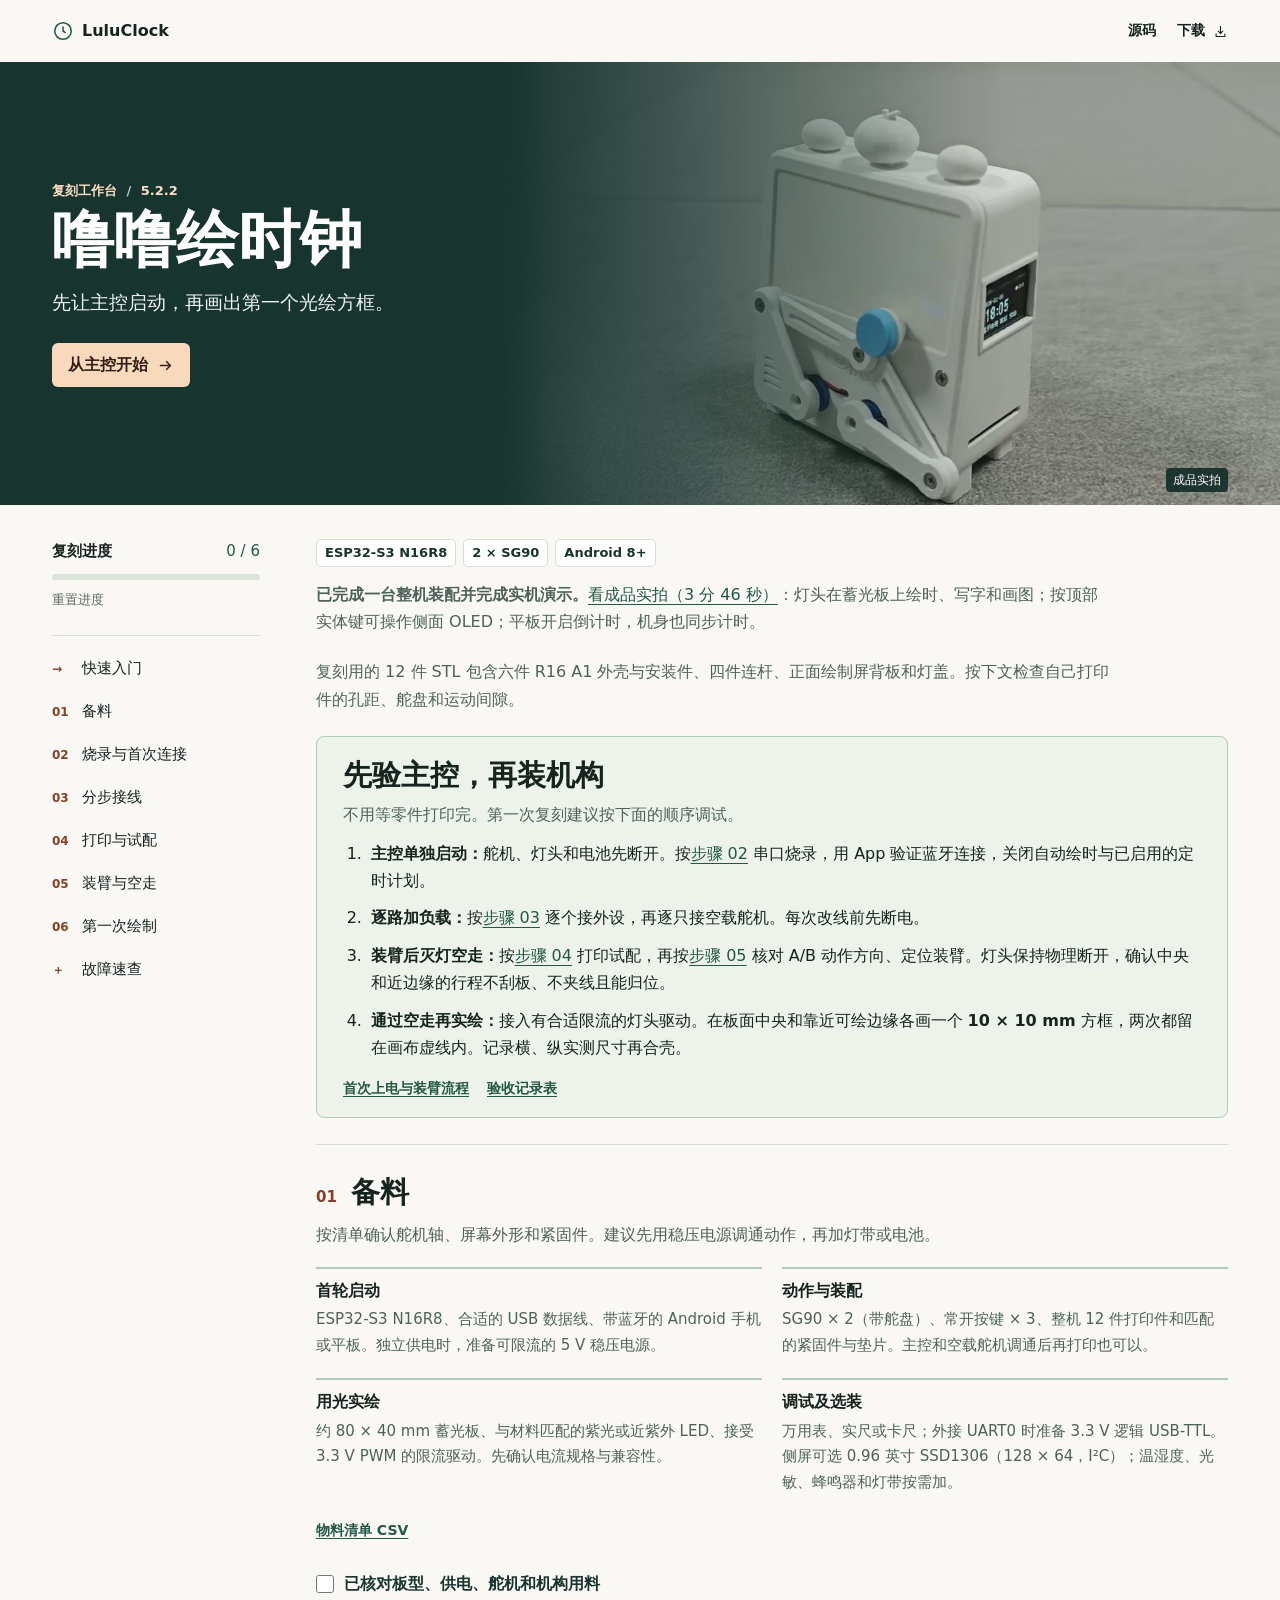
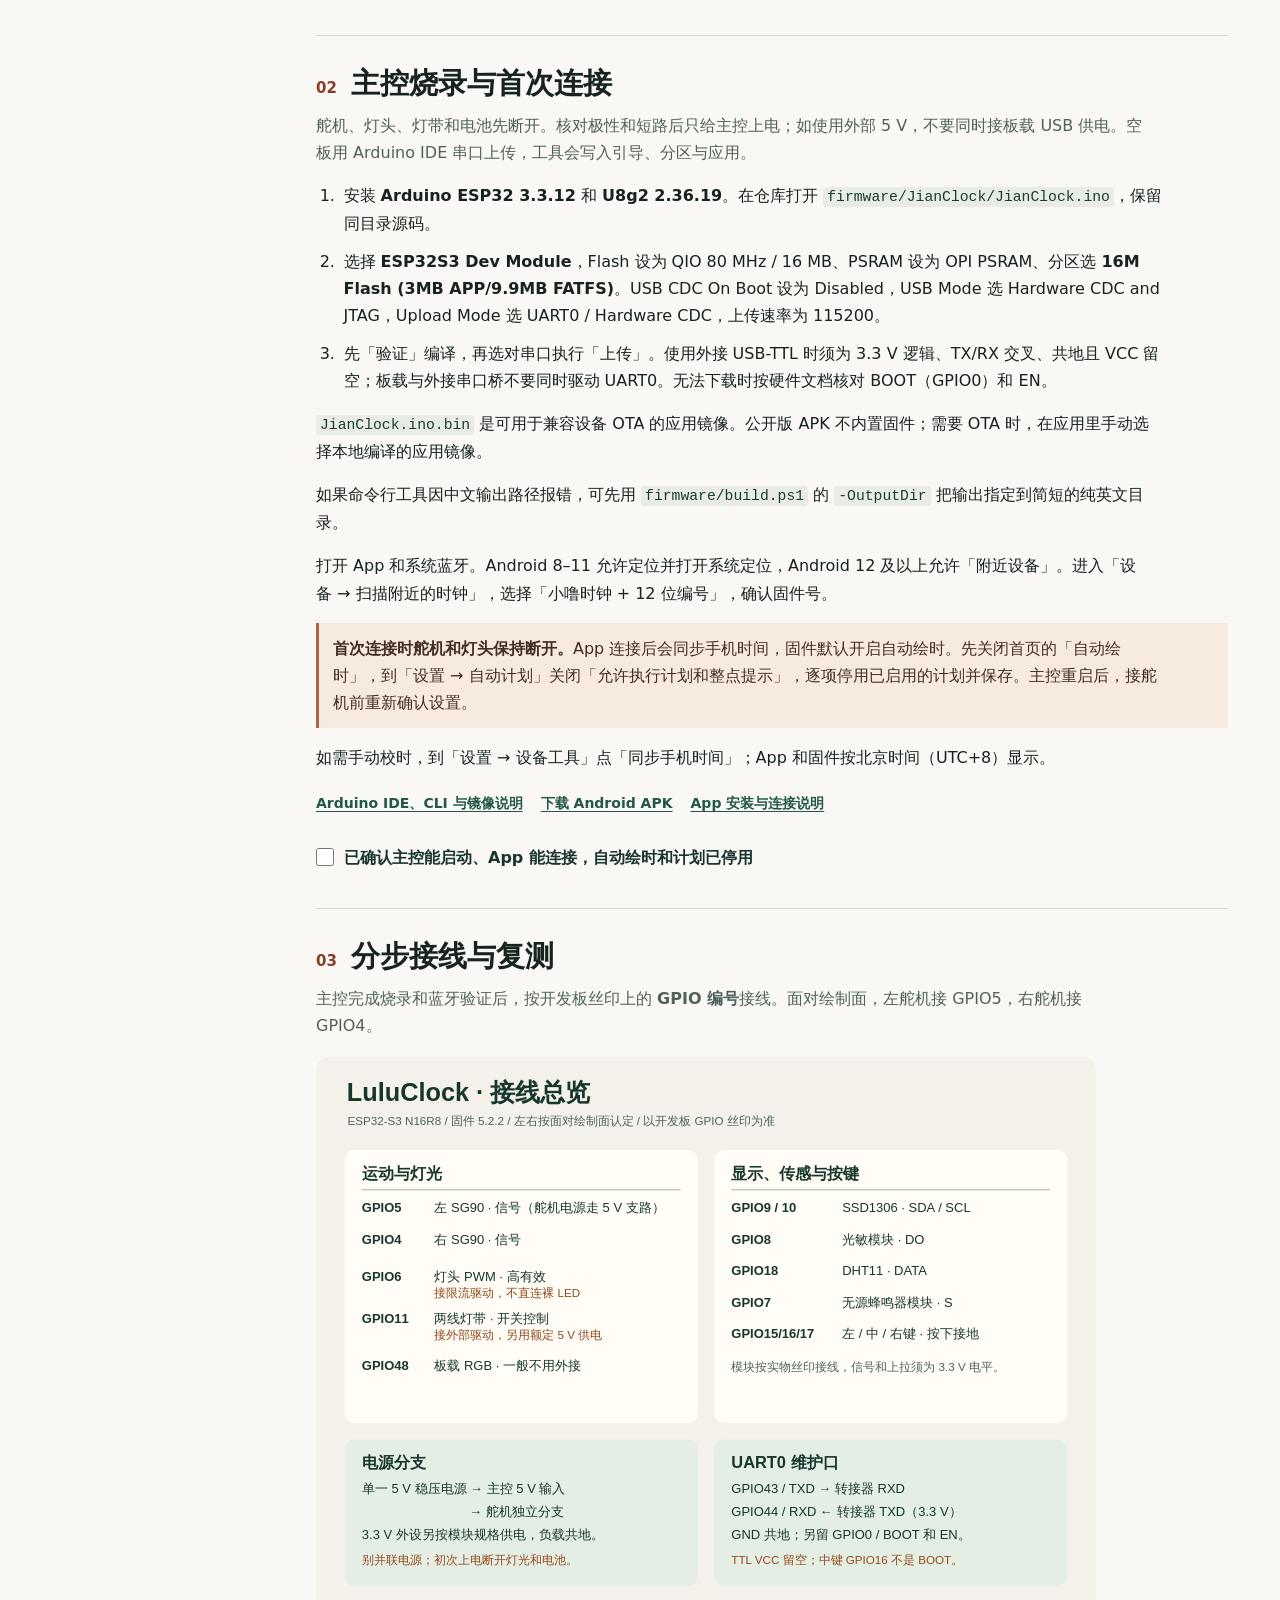
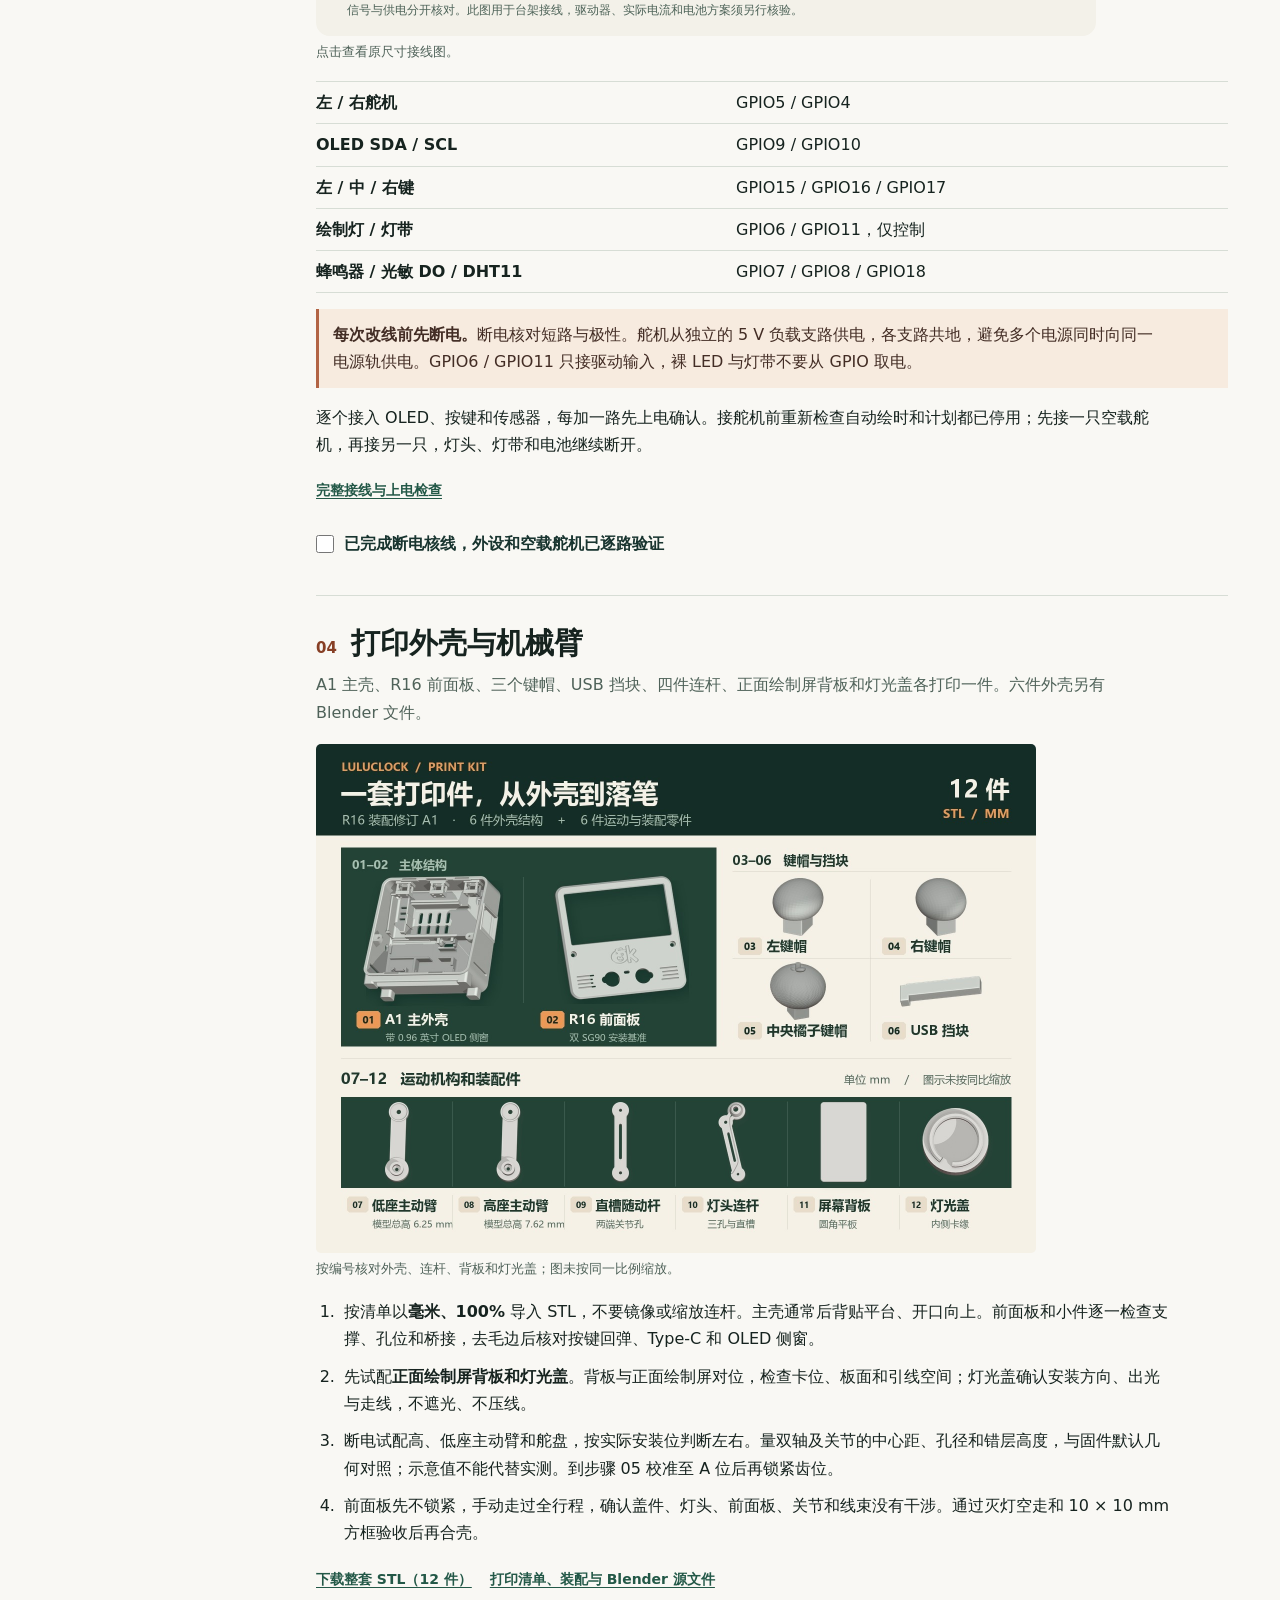
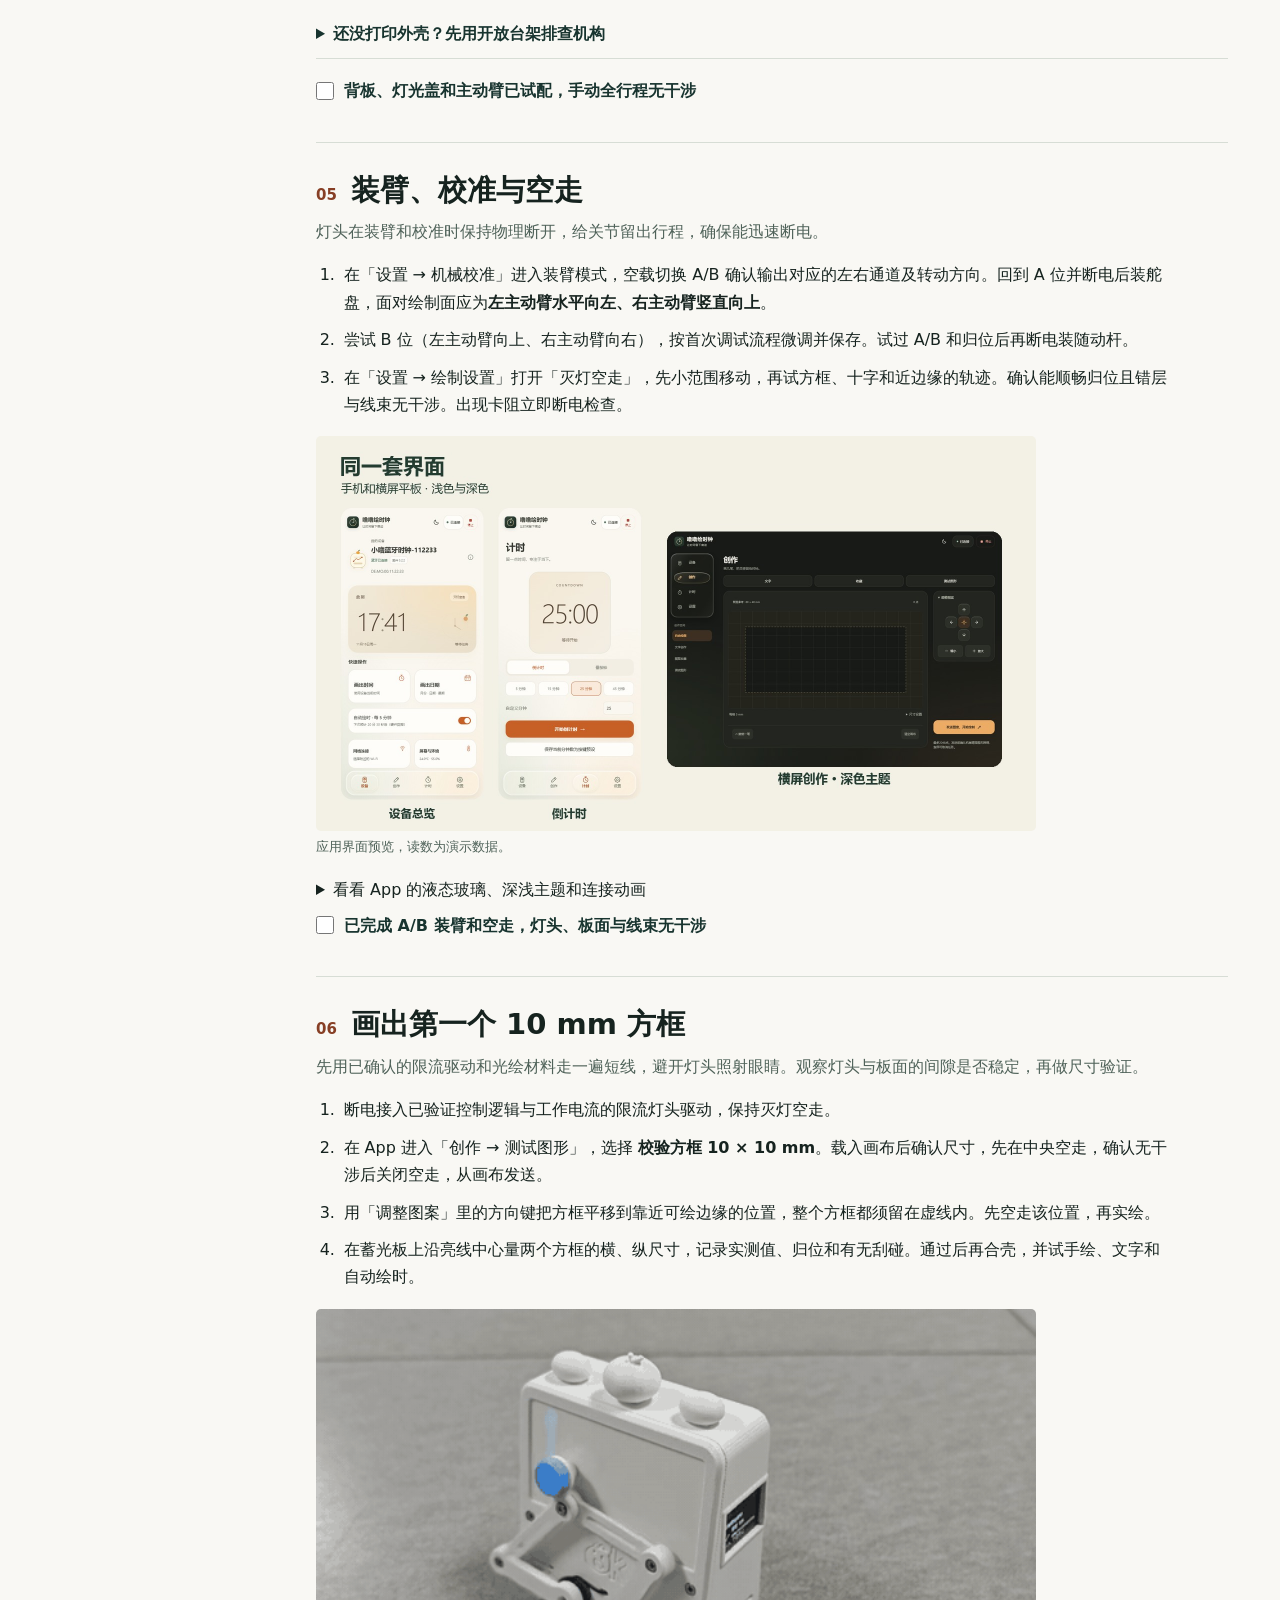
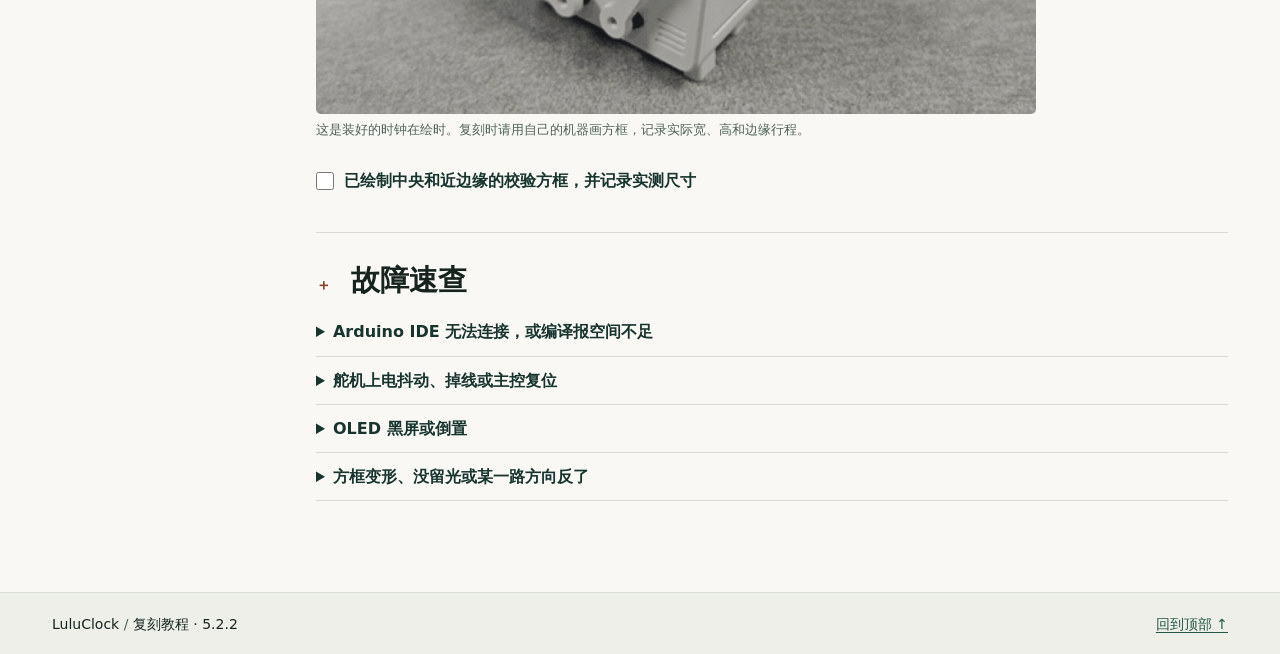
<file: docs/index.html>
<!doctype html>
<html lang="zh-CN">
<head>
  <meta charset="utf-8">
  <meta name="viewport" content="width=device-width, initial-scale=1">
  <meta name="theme-color" content="#18342f">
  <meta name="description" content="从主控单独上电、3D 打印整机 12 件配件，到校准机械臂和实绘 10 mm 方框。噜噜绘时钟 5.2.2 复刻教程。">
  <title>噜噜绘时钟 5.2.2 · 复刻教程</title>
  <link rel="stylesheet" href="guide.css">
  <script src="guide.js" defer></script>
</head>
<body id="top">
  <a href="#quickstart" class="skip">跳到快速入门</a>
  <header class="topbar">
    <div class="wrap topbar-inner">
      <a class="brand" href="#top">
        <svg width="22" height="22" viewBox="0 0 24 24" fill="none" stroke="currentColor" stroke-width="1.7" aria-hidden="true">
          <circle cx="12" cy="12" r="9"></circle>
          <path d="M12 7v5l3 2"></path>
        </svg>
        <span>LuluClock</span>
      </a>
      <div class="top-links">
        <a class="top-link source" href="https://github.com/yuhuang007/LuluClock_V5.2.2" data-local="../README.md">源码</a>
        <a class="top-link" href="https://github.com/yuhuang007/LuluClock_V5.2.2/releases/tag/repro-5.2.2-r1">
          下载
          <svg width="15" height="15" viewBox="0 0 24 24" fill="none" stroke="currentColor" stroke-width="1.7" aria-hidden="true">
            <path d="M12 3v12m-4-4 4 4 4-4M5 15v5h14v-5"></path>
          </svg>
        </a>
      </div>
    </div>
  </header>

  <section class="hero" aria-labelledby="title">
    <img class="hero-image" src="assets/cover.jpg" width="1280" height="720" alt="装好的时钟：正面光绘板、双舵机连杆、侧屏和顶部按键">
    <div class="wrap hero-content">
      <p class="kicker">复刻工作台 <span> / </span> 5.2.2</p>
      <h1 id="title">噜噜绘时钟</h1>
      <p class="hero-lede">先让主控启动，再画出第一个光绘方框。</p>
      <a class="primary" href="#quickstart">
        从主控开始
        <svg width="17" height="17" viewBox="0 0 24 24" fill="none" stroke="currentColor" stroke-width="2" aria-hidden="true">
          <path d="M4 12h15m-6-6 6 6-6 6"></path>
        </svg>
      </a>
    </div>
    <span class="hero-credit">成品实拍</span>
  </section>

  <div class="wrap workbench">
    <aside class="rail" aria-label="路线与进度">
      <div class="progress" id="progress-panel" hidden>
        <div class="progress-line">
          <strong id="progress-label">复刻进度</strong>
          <span id="progress-count" aria-live="polite">0 / 6</span>
        </div>
        <progress id="progress-bar" max="6" value="0" aria-labelledby="progress-label"></progress>
        <p class="storage-note" id="storage-note" hidden>当前无法保存进度，刷新会重置。</p>
        <button type="button" class="text-button" id="reset-progress" disabled>重置进度</button>
      </div>
      <nav aria-label="章节目录">
        <ol class="route">
          <li><a href="#quickstart"><span>→</span> 快速入门</a></li>
          <li><a href="#parts"><span>01</span> 备料</a></li>
          <li><a href="#firmware"><span>02</span> 烧录与首次连接</a></li>
          <li><a href="#wiring"><span>03</span> 分步接线</a></li>
          <li><a href="#mechanics"><span>04</span> 打印与试配</a></li>
          <li><a href="#calibrate"><span>05</span> 装臂与空走</a></li>
          <li><a href="#draw"><span>06</span> 第一次绘制</a></li>
          <li><a href="#troubleshoot"><span>＋</span> 故障速查</a></li>
        </ol>
      </nav>
    </aside>

    <main id="steps">
      <div class="intro">
        <div class="facts" aria-label="此教程适用配置">
          <span>ESP32-S3 N16R8</span>
          <span>2 × SG90</span>
          <span>Android 8+</span>
        </div>
        <p><strong>已完成一台整机装配并完成实机演示。</strong><a href="https://github.com/yuhuang007/LuluClock_V5.2.2/releases/download/v5.2.2/LuluClock-Prototype-720p.mp4">看成品实拍（3 分 46 秒）</a>：灯头在蓄光板上绘时、写字和画图；按顶部实体键可操作侧面 OLED；平板开启倒计时，机身也同步计时。</p>
        <p>复刻用的 12 件 STL 包含六件 R16 A1 外壳与安装件、四件连杆、正面绘制屏背板和灯盖。按下文检查自己打印件的孔距、舵盘和运动间隙。</p>
      </div>

      <section class="quickstart" id="quickstart" aria-labelledby="quickstart-title">
        <h2 id="quickstart-title">先验主控，再装机构</h2>
        <p>不用等零件打印完。第一次复刻建议按下面的顺序调试。</p>
        <ol>
          <li><strong>主控单独启动：</strong>舵机、灯头和电池先断开。按<a href="#firmware">步骤 02</a> 串口烧录，用 App 验证蓝牙连接，关闭自动绘时与已启用的定时计划。</li>
          <li><strong>逐路加负载：</strong>按<a href="#wiring">步骤 03</a> 逐个接外设，再逐只接空载舵机。每次改线前先断电。</li>
          <li><strong>装臂后灭灯空走：</strong>按<a href="#mechanics">步骤 04</a> 打印试配，再按<a href="#calibrate">步骤 05</a> 核对 A/B 动作方向、定位装臂。灯头保持物理断开，确认中央和近边缘的行程不刮板、不夹线且能归位。</li>
          <li><strong>通过空走再实绘：</strong>接入有合适限流的灯头驱动。在板面中央和靠近可绘边缘各画一个 <strong>10 × 10 mm</strong> 方框，两次都留在画布虚线内。记录横、纵实测尺寸再合壳。</li>
        </ol>
        <p class="file-links">
          <a href="https://github.com/yuhuang007/LuluClock_V5.2.2/blob/main/hardware/commissioning.md" data-local="../hardware/commissioning.md">首次上电与装臂流程</a>
          <a href="https://github.com/yuhuang007/LuluClock_V5.2.2/blob/main/hardware/validation-record.md" data-local="../hardware/validation-record.md">验收记录表</a>
        </p>
      </section>

      <section class="step" id="parts">
        <header><span class="step-index">01</span><h2>备料</h2></header>
        <p class="step-intro">按清单确认舵机轴、屏幕外形和紧固件。建议先用稳压电源调通动作，再加灯带或电池。</p>
        <dl class="parts-matrix">
          <div><dt>首轮启动</dt><dd>ESP32-S3 N16R8、合适的 USB 数据线、带蓝牙的 Android 手机或平板。独立供电时，准备可限流的 5 V 稳压电源。</dd></div>
          <div><dt>动作与装配</dt><dd>SG90 × 2（带舵盘）、常开按键 × 3、整机 12 件打印件和匹配的紧固件与垫片。主控和空载舵机调通后再打印也可以。</dd></div>
          <div><dt>用光实绘</dt><dd>约 80 × 40 mm 蓄光板、与材料匹配的紫光或近紫外 LED、接受 3.3 V PWM 的限流驱动。先确认电流规格与兼容性。</dd></div>
          <div><dt>调试及选装</dt><dd>万用表、实尺或卡尺；外接 UART0 时准备 3.3 V 逻辑 USB-TTL。侧屏可选 0.96 英寸 SSD1306（128 × 64，I²C）；温湿度、光敏、蜂鸣器和灯带按需加。</dd></div>
        </dl>
        <p class="file-links"><a href="https://github.com/yuhuang007/LuluClock_V5.2.2/blob/main/hardware/bom.csv" data-local="../hardware/bom.csv">物料清单 CSV</a></p>
        <label class="check"><input type="checkbox" id="check-parts" data-step="parts"> <span>已核对板型、供电、舵机和机构用料</span></label>
      </section>

      <section class="step" id="firmware">
        <header><span class="step-index">02</span><h2>主控烧录与首次连接</h2></header>
        <p class="step-intro">舵机、灯头、灯带和电池先断开。核对极性和短路后只给主控上电；如使用外部 5 V，不要同时接板载 USB 供电。空板用 Arduino IDE 串口上传，工具会写入引导、分区与应用。</p>
        <ol>
          <li>安装 <strong>Arduino ESP32 3.3.12</strong> 和 <strong>U8g2 2.36.19</strong>。在仓库打开 <code>firmware/JianClock/JianClock.ino</code>，保留同目录源码。</li>
          <li>选择 <strong>ESP32S3 Dev Module</strong>，Flash 设为 QIO 80 MHz / 16 MB、PSRAM 设为 OPI PSRAM、分区选 <strong>16M Flash (3MB APP/9.9MB FATFS)</strong>。USB CDC On Boot 设为 Disabled，USB Mode 选 Hardware CDC and JTAG，Upload Mode 选 UART0 / Hardware CDC，上传速率为 115200。</li>
          <li>先「验证」编译，再选对串口执行「上传」。使用外接 USB-TTL 时须为 3.3 V 逻辑、TX/RX 交叉、共地且 VCC 留空；板载与外接串口桥不要同时驱动 UART0。无法下载时按硬件文档核对 BOOT（GPIO0）和 EN。</li>
        </ol>
        <p><code>JianClock.ino.bin</code> 是可用于兼容设备 OTA 的应用镜像。公开版 APK 不内置固件；需要 OTA 时，在应用里手动选择本地编译的应用镜像。</p>
        <p>如果命令行工具因中文输出路径报错，可先用 <code>firmware/build.ps1</code> 的 <code>-OutputDir</code> 把输出指定到简短的纯英文目录。</p>
        <p>打开 App 和系统蓝牙。Android 8–11 允许定位并打开系统定位，Android 12 及以上允许「附近设备」。进入「设备 → 扫描附近的时钟」，选择「小噜时钟 + 12 位编号」，确认固件号。</p>
        <div class="callout">
          <p><strong>首次连接时舵机和灯头保持断开。</strong>App 连接后会同步手机时间，固件默认开启自动绘时。先关闭首页的「自动绘时」，到「设置 → 自动计划」关闭「允许执行计划和整点提示」，逐项停用已启用的计划并保存。主控重启后，接舵机前重新确认设置。</p>
        </div>
        <p>如需手动校时，到「设置 → 设备工具」点「同步手机时间」；App 和固件按北京时间（UTC+8）显示。</p>
        <p class="file-links">
          <a href="https://github.com/yuhuang007/LuluClock_V5.2.2/blob/main/firmware/README.md" data-local="../firmware/README.md">Arduino IDE、CLI 与镜像说明</a>
          <a href="https://github.com/yuhuang007/LuluClock_V5.2.2/releases/download/v5.2.2/LuluClock-5.2.2.apk">下载 Android APK</a>
          <a href="https://github.com/yuhuang007/LuluClock_V5.2.2/blob/main/android-app/README.md" data-local="../android-app/README.md">App 安装与连接说明</a>
        </p>
        <label class="check"><input type="checkbox" id="check-firmware" data-step="firmware"> <span>已确认主控能启动、App 能连接，自动绘时和计划已停用</span></label>
      </section>

      <section class="step" id="wiring">
        <header><span class="step-index">03</span><h2>分步接线与复测</h2></header>
        <p class="step-intro">主控完成烧录和蓝牙验证后，按开发板丝印上的 <strong>GPIO 编号</strong>接线。面对绘制面，左舵机接 GPIO5，右舵机接 GPIO4。</p>
        <figure>
          <a href="assets/wiring.svg"><img src="assets/wiring.svg" alt="5.2.2 外设信号、电源分支及 UART0 接线总览" loading="lazy"></a>
          <figcaption>点击查看原尺寸接线图。</figcaption>
        </figure>
        <dl class="pin-map">
          <div><dt>左 / 右舵机</dt><dd>GPIO5 / GPIO4</dd></div>
          <div><dt>OLED SDA / SCL</dt><dd>GPIO9 / GPIO10</dd></div>
          <div><dt>左 / 中 / 右键</dt><dd>GPIO15 / GPIO16 / GPIO17</dd></div>
          <div><dt>绘制灯 / 灯带</dt><dd>GPIO6 / GPIO11，仅控制</dd></div>
          <div><dt>蜂鸣器 / 光敏 DO / DHT11</dt><dd>GPIO7 / GPIO8 / GPIO18</dd></div>
        </dl>
        <div class="callout">
          <p><strong>每次改线前先断电。</strong>断电核对短路与极性。舵机从独立的 5 V 负载支路供电，各支路共地，避免多个电源同时向同一电源轨供电。GPIO6 / GPIO11 只接驱动输入，裸 LED 与灯带不要从 GPIO 取电。</p>
        </div>
        <p>逐个接入 OLED、按键和传感器，每加一路先上电确认。接舵机前重新检查自动绘时和计划都已停用；先接一只空载舵机，再接另一只，灯头、灯带和电池继续断开。</p>
        <p class="file-links"><a href="https://github.com/yuhuang007/LuluClock_V5.2.2/blob/main/hardware/wiring.md" data-local="../hardware/wiring.md">完整接线与上电检查</a></p>
        <label class="check"><input type="checkbox" id="check-wiring" data-step="wiring"> <span>已完成断电核线，外设和空载舵机已逐路验证</span></label>
      </section>

      <section class="step" id="mechanics">
        <header><span class="step-index">04</span><h2>打印外壳与机械臂</h2></header>
        <p class="step-intro">A1 主壳、R16 前面板、三个键帽、USB 挡块、四件连杆、正面绘制屏背板和灯光盖各打印一件。六件外壳另有 Blender 文件。</p>
        <figure class="landscape">
          <a href="assets/print-kit.jpg"><img src="assets/print-kit.jpg" alt="带编号的整机 12 件打印件：六件外壳件、四件连杆、正面绘制屏背板和灯光盖" width="1440" height="1018" loading="lazy"></a>
          <figcaption>按编号核对外壳、连杆、背板和灯光盖；图未按同一比例缩放。</figcaption>
        </figure>
        <ol>
          <li>按清单以<strong>毫米、100%</strong> 导入 STL，不要镜像或缩放连杆。主壳通常后背贴平台、开口向上。前面板和小件逐一检查支撑、孔位和桥接，去毛边后核对按键回弹、Type-C 和 OLED 侧窗。</li>
          <li>先试配<strong>正面绘制屏背板和灯光盖</strong>。背板与正面绘制屏对位，检查卡位、板面和引线空间；灯光盖确认安装方向、出光与走线，不遮光、不压线。</li>
          <li>断电试配高、低座主动臂和舵盘，按实际安装位判断左右。量双轴及关节的中心距、孔径和错层高度，与固件默认几何对照；示意值不能代替实测。到步骤 05 校准至 A 位后再锁紧齿位。</li>
          <li>前面板先不锁紧，手动走过全行程，确认盖件、灯头、前面板、关节和线束没有干涉。通过灭灯空走和 10 × 10 mm 方框验收后再合壳。</li>
        </ol>
        <p class="file-links">
          <a href="https://github.com/yuhuang007/LuluClock_V5.2.2/releases/download/repro-5.2.2-r1/LuluClock-5.2.2-R16-A1-R1-STL.zip">下载整套 STL（12 件）</a>
          <a href="https://github.com/yuhuang007/LuluClock_V5.2.2/blob/main/hardware/enclosure/README.md" data-local="../hardware/enclosure/README.md">打印清单、装配与 Blender 源文件</a>
        </p>
        <details class="alternate">
          <summary>还没打印外壳？先用开放台架排查机构</summary>
          <p>按 100% 打印 A4 模板，量 50 mm 标尺确认比例。整机包 07–10 号连杆可先装在开放台架上检查灯头高度、运动和线束；模板上的孔距用于对照固件名义几何，配合以实物试装为准。</p>
          <div class="file-links">
            <a href="https://github.com/yuhuang007/LuluClock_V5.2.2/blob/main/hardware/bench-jig.svg" data-local="../hardware/bench-jig.svg">1:1 台架模板</a>
            <a href="https://github.com/yuhuang007/LuluClock_V5.2.2/blob/main/hardware/bench/README.md" data-local="../hardware/bench/README.md">台架连杆</a>
            <a href="https://github.com/yuhuang007/LuluClock_V5.2.2/blob/main/hardware/README.md" data-local="../hardware/README.md">几何与装臂细节</a>
          </div>
        </details>
        <label class="check"><input type="checkbox" id="check-mechanics" data-step="mechanics"> <span>背板、灯光盖和主动臂已试配，手动全行程无干涉</span></label>
      </section>

      <section class="step" id="calibrate">
        <header><span class="step-index">05</span><h2>装臂、校准与空走</h2></header>
        <p class="step-intro">灯头在装臂和校准时保持物理断开，给关节留出行程，确保能迅速断电。</p>
        <ol>
          <li>在「设置 → 机械校准」进入装臂模式，空载切换 A/B 确认输出对应的左右通道及转动方向。回到 A 位并断电后装舵盘，面对绘制面应为<strong>左主动臂水平向左、右主动臂竖直向上</strong>。</li>
          <li>尝试 B 位（左主动臂向上、右主动臂向右），按首次调试流程微调并保存。试过 A/B 和归位后再断电装随动杆。</li>
          <li>在「设置 → 绘制设置」打开「灭灯空走」，先小范围移动，再试方框、十字和近边缘的轨迹。确认能顺畅归位且错层与线束无干涉。出现卡阻立即断电检查。</li>
        </ol>
        <figure class="landscape">
          <img src="assets/app.jpg" alt="噜噜绘时钟的 5.2.2 应用界面预览，包含手机与平板布局" loading="lazy">
          <figcaption>应用界面预览，读数为演示数据。</figcaption>
        </figure>
        <details class="app-motion">
          <summary>看看 App 的液态玻璃、深浅主题和连接动画</summary>
          <p>在支持的 WebView 上，手机底栏与平板侧栏会折射玻璃边缘的背景。点选时胶囊拉伸回弹，拖动时它随手指移动。点主题图标，深浅主题从点击处作圆形过渡。</p>
          <figure class="landscape">
            <img src="assets/glass-motion.gif" alt="液态玻璃导航胶囊在标签之间滑动，深浅主题从点击点展开" width="770" height="600" loading="lazy">
            <figcaption>应用画面录自浏览器；设备状态为演示数据。</figcaption>
          </figure>
          <p>到「设置 → 外观与主题」，切到「完整动效」并点「预览连接」或「预览断开」，即可看笔绘时钟和橡皮擦动画，无需连接设备。</p>
          <figure class="landscape">
            <img src="assets/connection-motion.jpg" alt="应用内置预览：连接时用笔绘制，断开时用橡皮擦淡出" width="1280" height="566" loading="lazy">
          </figure>
        </details>
        <label class="check"><input type="checkbox" id="check-calibrate" data-step="calibrate"> <span>已完成 A/B 装臂和空走，灯头、板面与线束无干涉</span></label>
      </section>

      <section class="step" id="draw">
        <header><span class="step-index">06</span><h2>画出第一个 10 mm 方框</h2></header>
        <p class="step-intro">先用已确认的限流驱动和光绘材料走一遍短线，避开灯头照射眼睛。观察灯头与板面的间隙是否稳定，再做尺寸验证。</p>
        <ol>
          <li>断电接入已验证控制逻辑与工作电流的限流灯头驱动，保持灭灯空走。</li>
          <li>在 App 进入「创作 → 测试图形」，选择 <strong>校验方框 10 × 10 mm</strong>。载入画布后确认尺寸，先在中央空走，确认无干涉后关闭空走，从画布发送。</li>
          <li>用「调整图案」里的方向键把方框平移到靠近可绘边缘的位置，整个方框都须留在虚线内。先空走该位置，再实绘。</li>
          <li>在蓄光板上沿亮线中心量两个方框的横、纵尺寸，记录实测值、归位和有无刮碰。通过后再合壳，并试手绘、文字和自动绘时。</li>
        </ol>
        <figure class="landscape">
          <img src="assets/drawing-time.gif" alt="成品实拍：双舵机移动灯头，在蓄光板上写下时间" loading="lazy">
          <figcaption>这是装好的时钟在绘时。复刻时请用自己的机器画方框，记录实际宽、高和边缘行程。</figcaption>
        </figure>
        <label class="check"><input type="checkbox" id="check-draw" data-step="draw"> <span>已绘制中央和近边缘的校验方框，并记录实测尺寸</span></label>
      </section>

      <section class="troubleshoot" id="troubleshoot" aria-labelledby="trouble-title">
        <header><span class="step-index">＋</span><h2 id="trouble-title">故障速查</h2></header>
        <details>
          <summary>Arduino IDE 无法连接，或编译报空间不足</summary>
          <p>先确认串口没有被占用、板型为 ESP32-S3，供电与 BOOT / EN 正常。编译空间不足时检查 16 MB 分区项，不能仅设置 Flash Size。首次烧录请上传草图；不要把 OTA 应用文件当成整包。</p>
        </details>
        <details>
          <summary>舵机上电抖动、掉线或主控复位</summary>
          <p>断开舵机与灯，恢复到主控单独启动，再逐路加负载。检查 5 V 支路、公共地与瞬态电流能力；确认连杆没有夹死、舵盘朝向与通道正确。故障未定位前保持灯头断电。</p>
        </details>
        <details>
          <summary>OLED 黑屏或倒置</summary>
          <p>先核对供电、SDA（GPIO9）、SCL（GPIO10）和模块接口型号。正常显示但倒置可调整 <code>OLED_ROTATE_180</code> 后重编；黑屏先排查接线，不从方向宏着手。</p>
        </details>
        <details>
          <summary>方框变形、没留光或某一路方向反了</summary>
          <p>先关灯检查轴距、孔中心距与三孔杆方向，确认正面左 GPIO5、右 GPIO4，随后校准零点和比例。空走正确但不留光时，再检查蓄光材料、限流驱动与灯头间距。</p>
        </details>
      </section>
    </main>
  </div>

  <footer class="footer">
    <div class="wrap footer-inner">
      <span>LuluClock <span class="muted">/</span> 复刻教程 · 5.2.2</span>
      <a href="#top">回到顶部 ↑</a>
    </div>
  </footer>
</body>
</html>
</file>
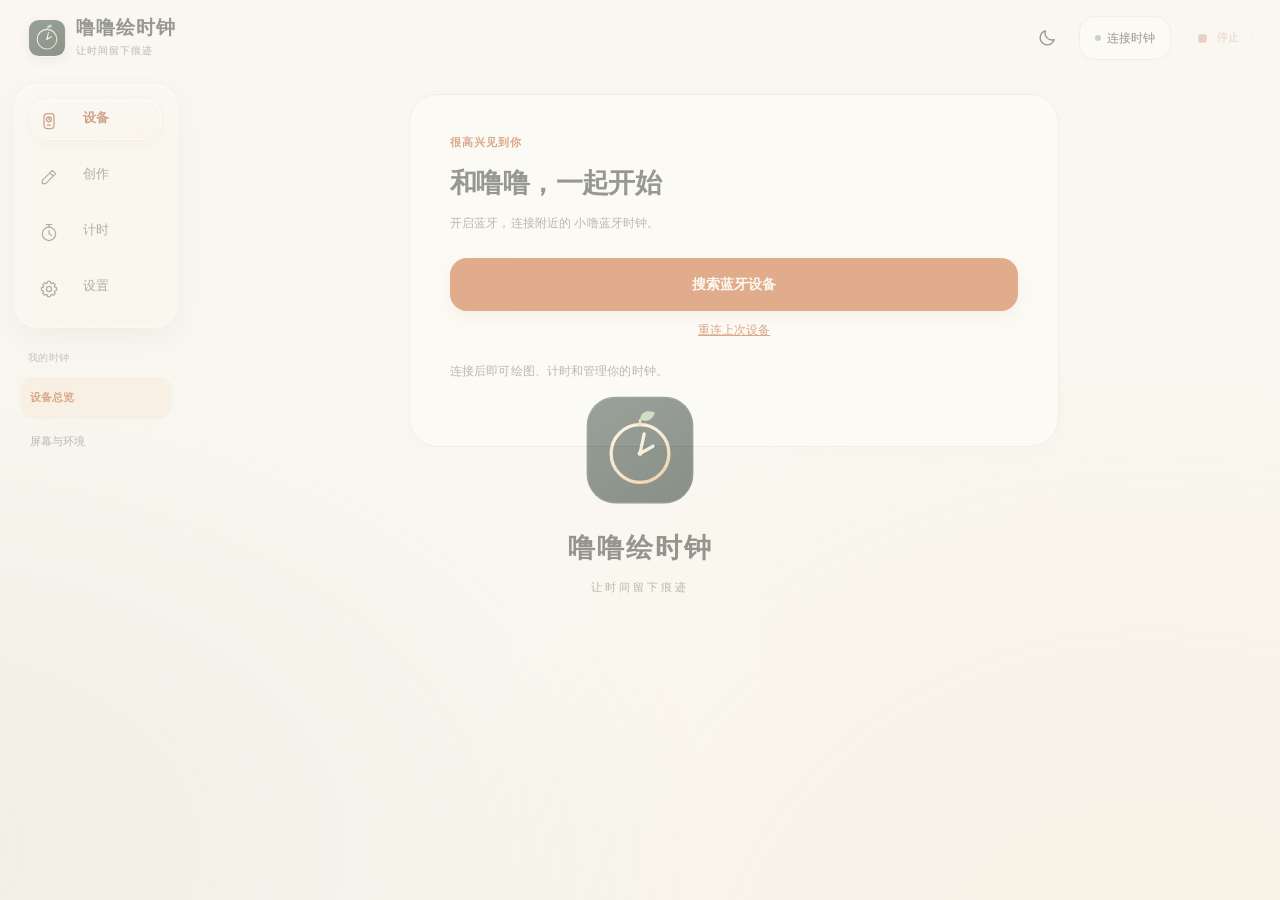
<file: android-app/assets/index.html>
<!doctype html>
<html lang="zh-CN" class="booting"><head><meta charset="utf-8"><meta name="viewport" content="width=device-width,initial-scale=1,viewport-fit=cover"><meta name="color-scheme" content="light dark"><meta http-equiv="Content-Security-Policy" content="default-src 'self'; script-src 'self'; style-src 'self'; img-src 'self' data:; connect-src 'none'; object-src 'none'"><title>噜噜绘时钟</title><script src="theme413-bootstrap.js"></script><link rel="stylesheet" href="boot415.css"><link rel="stylesheet" href="style.css"><link rel="stylesheet" href="app412.css"><link rel="stylesheet" href="app413.css"><link rel="stylesheet" href="app414.css"><link rel="stylesheet" href="app415.css"><link rel="stylesheet" href="tablet415.css"><link rel="stylesheet" href="app418.css"><link rel="stylesheet" href="connection-motion.css"></head>
<body>
<div id="launchCover" class="launch-cover" aria-hidden="true"><img src="brand-mark.svg" width="112" height="112" alt=""><div class="launch-wordmark"><h1>噜噜绘时钟</h1><p>让时间留下痕迹</p></div></div>
<header><div class="brand"><span class="brand-mark">◷</span><div><strong>绘时钟</strong><small>JIAN CLOCK · COMPANION</small></div></div><button class="link-chip" id="connectionButton"><i id="connectionDot"></i><span id="connectionLabel">连接时钟</span></button></header>
<main>
<section class="connect-card" id="connectCard"><div class="eyebrow">让时间，慢慢画出来</div><h1>连接你的机械时钟。</h1><p>开启蓝牙，选择附近的 小噜蓝牙时钟。无需连接 Wi-Fi，也无需额外模块。</p><button class="primary" id="scanButton">扫描附近的时钟 <span>↗</span></button><div id="deviceList"></div><p id="scanNote" class="hint">Android 12 及以上需允许“附近设备”权限。</p></section>
<div class="device-strip" id="deviceStrip" hidden><span><i class="live-dot"></i><b id="deviceName">小噜蓝牙时钟</b></span><span id="resourceLabel">正在读取状态</span></div>
<section id="panel-control" class="panel active">
<div class="hero"><div class="hero-top"><span class="eyebrow">TIME, IN MOTION</span><span class="mode-pill" id="modePill">待连接</span></div><div class="clock" id="phoneClock">12<span>:</span>48</div><div class="hero-bottom"><span id="todayLabel">等待手机时间</span><span id="workLabel">准备好再开始</span></div><svg class="arm-sketch" viewBox="0 0 160 90" aria-hidden="true"><path d="M20 76L52 26L103 33L140 76M52 26L79 10L103 33"/><circle cx="20" cy="76" r="5"/><circle cx="140" cy="76" r="5"/><circle cx="52" cy="26" r="4"/><circle cx="103" cy="33" r="4"/><circle cx="79" cy="10" r="5"/></svg></div>
<div class="action-grid"><button class="action" id="drawTime"><span class="action-icon">◷</span><b>画出时间</b><small>使用设备当前时间</small></button><button class="action" id="drawDate"><span class="action-icon">▦</span><b>画出日期</b><small>月份 · 日期 · 星期</small></button></div>
<button class="wide-button" id="syncTime"><span>↻ 同步手机时间</span><small>北京时间 · 无需联网</small></button>
<div class="section-title"><h2>绘制设置</h2><span>DEVICE SETTINGS</span></div>
<div class="settings"><label class="setting"><div><b>灭灯空走</b><small>检查运动轨迹与校准时关闭绘制灯</small></div><input type="checkbox" id="dryToggle" checked><span class="switch"></span></label><label class="setting"><div><b>每分钟自动绘制</b><small>手动测试或涂鸦会暂停自动绘制</small></div><input type="checkbox" id="autoToggle"><span class="switch"></span></label><label class="setting"><div><b>静音</b><small>关闭倒计时完成音和测试提示音</small></div><input type="checkbox" id="quietToggle"><span class="switch"></span></label><div class="speed-row"><label for="speed">绘制步进间隔</label><b><span id="speedValue">4</span> ms</b></div><input id="speed" type="range" min="2" max="20" value="4"><div class="range-label"><span>更快</span><span>更慢、更易观察</span></div></div>
<div class="section-title"><h2>测试轨迹</h2><span>PATH CHECK</span></div><div class="patterns"><button data-pattern="0">▱<span>方框</span></button><button data-pattern="1">＋<span>十字</span></button><button data-pattern="2">◯<span>圆弧</span></button><button data-pattern="3">▦<span>网格</span></button><button data-pattern="4">♡<span>爱心</span></button></div><p class="hint">默认使用灭灯空走。软件检查可达范围，装配后的实体干涉仍需观察。</p>
<div class="utility-row"><button id="home">⌂ 回到原点</button><button id="lightTest">☀ 灯亮 10 秒</button><button id="beepTest">♫ 提示音</button></div>
</section>
<section id="panel-draw" class="panel"><div class="page-heading"><div class="eyebrow">DRAW SOMETHING SMALL</div><h1>把心意，交给机械臂。</h1><p>画几笔简单的线条，预览后发送给时钟。</p></div><div class="canvas-card"><div class="canvas-meta"><span>可绘区域 · 66 × 27 mm</span><span id="pointCount">0 点</span></div><canvas id="drawingCanvas" width="990" height="405"></canvas><div class="canvas-tools"><button id="undoDrawing">↶ 撤销一笔</button><button id="clearDrawing">清空画布</button></div></div><div class="progress-wrap" id="uploadProgress" hidden><progress id="uploadBar" max="100" value="0"></progress><span id="uploadLabel">正在准备</span></div><button class="primary full" id="sendDrawing">发送图案，开始绘制 <span>↗</span></button><div class="note"><b>小而简单，效果更好。</b><p>断笔时自动关灯移动。最多 2048 点，发送前会简化线条；传完后设备再检查整条路径。急停会丢弃本次上传。</p></div></section>
<section id="panel-calibrate" class="panel"><div class="page-heading"><div class="eyebrow">MAKE EVERY LINE COUNT</div><h1>从位置准确开始。</h1><p>手机上选择安装姿态，检查两臂是否水平、竖直。</p></div><div class="install-card"><div class="section-title"><h2>安装姿态</h2><span id="installStatus">未进入</span></div><p>切换姿态会移动机械臂，请先确保连杆无干涉。</p><button class="primary full" id="enterInstall">进入装臂调试</button><div class="pose-grid"><button id="poseA"><strong>A</strong><b>左水平 · 右竖直</b><small>实绘模式下灯亮</small></button><button id="poseB"><strong>B</strong><b>左竖直 · 右水平</b><small>灯灭</small></button></div><button class="wide-button" id="exitInstall">退出调试，回到原点 →</button></div><div class="section-title"><h2>舵机微调</h2><span>CALIBRATION</span></div><p class="hint">进入装臂后，输入参数或点微调按钮会自动更新当前姿态。先小幅调整，观察后再保存；不要用手硬扭舵机轴。</p><div class="cal-fields"><label>左零点 <small>µs</small><input type="number" id="slz" min="500" max="2500" value="1730"></label><label>左比例 <small>µs/rad</small><input type="number" id="sls" min="200" max="1000" value="615"></label><label>右零点 <small>µs</small><input type="number" id="srz" min="500" max="2500" value="825"></label><label>右比例 <small>µs/rad</small><input type="number" id="srs" min="200" max="1000" value="590"></label></div><div class="action-grid compact"><button class="secondary" id="previewCal">立即重试预览</button><button class="primary" id="saveCal">保存到时钟</button></div><button class="text-button" id="restoreCal">重新读取设备参数</button><p class="hint">参数超出运动范围时，设备会拒绝应用。保存的参数断电保留。</p></section>
<section id="panel-timer" class="panel"><div class="page-heading"><div class="eyebrow">A LITTLE TIME FOR YOURSELF</div><h1>给专注留一段时间。</h1><p>时钟绘制剩余时长，结束时用已有蜂鸣器提醒。</p></div><div class="timer-face"><span class="eyebrow">COUNTDOWN</span><div id="timerClock">25:00</div><span id="timerStatus">等待开始</span></div><div class="presets"><button data-minutes="5">5 分钟</button><button data-minutes="15">15 分钟</button><button data-minutes="25" class="selected">25 分钟</button><button data-minutes="45">45 分钟</button></div><label class="timer-input">自定义分钟<input id="timerMinutes" type="number" min="1" max="99" value="25"></label><button class="primary full" id="startTimer">开始倒计时 <span>→</span></button><p class="hint">倒计时在时钟上独立运行，断开手机也会继续。机械显示约每 15 秒刷新一次，手机显示按秒更新。停止按钮可取消倒计时。</p></section>
<footer>噜噜时钟 4.1.3</footer>
</main>
<nav><button data-tab="control" class="active"><span>◷</span>控制</button><button data-tab="draw"><span>⌁</span>绘图</button><button data-tab="calibrate"><span>⌖</span>校准</button><button data-tab="timer"><span>◴</span>计时</button></nav>
<button class="stop-button" id="emergencyStop">■ 停止 / 关灯</button><div id="toast" role="status" aria-live="polite"></div>
<script src="device-identity.js"></script><script src="app.js"></script><script src="hanzi-medians.js"></script><script src="hanzi-text.js"></script><script src="v3.js"></script><script src="app31.js"></script><script src="app32.js"></script><script src="app40.js"></script><script src="app41.js"></script><script src="app411.js"></script><script src="wifi412.js"></script><script src="app412.js"></script><script src="app413.js"></script><script src="app418.js"></script><script src="canvas415.js"></script><script src="drawing-scale.js"></script><script src="connection-art.js"></script><script src="device-details.js"></script><script src="connection-motion.js"></script><script src="daily-model.js"></script><script src="daily-ui.js"></script></body></html>
</file>
<file: docs/guide.css>
:root {
  color-scheme: light;
  --paper: #f9f8f4;
  --ink: #16231f;
  --muted: #4f6259;
  --deep: #18342f;
  --green: #235847;
  --peach: #f9d9bc;
  --amber: #873f25;
  --line: #d7ddd5;
  --content: 1176px;
  font-family: system-ui, "Microsoft YaHei", "PingFang SC", sans-serif;
  font-size: 16px;
  line-height: 1.7;
  color: var(--ink);
  background: var(--paper);
}

*, *::before, *::after { box-sizing: border-box; }
body { margin: 0; }
[hidden] { display: none !important; }
img { display: block; max-width: 100%; height: auto; }
a { color: var(--green); text-underline-offset: 0.22em; }
a:hover { color: var(--amber); }
:focus-visible { outline: 2px solid var(--amber); outline-offset: 4px; }
button, input { font: inherit; }
button { cursor: pointer; }
.wrap { width: min(calc(100% - 64px), var(--content)); margin-inline: auto; }
.muted { color: var(--muted); }
.skip { position: absolute; z-index: 10; inset: 6px auto auto 8px; padding: 6px 12px; background: white; transform: translateY(-150%); }
.skip:focus { transform: none; }

.topbar { background: var(--paper); }
.topbar-inner { min-height: 62px; display: flex; align-items: center; justify-content: space-between; gap: 12px; }
.brand, .top-link { display: inline-flex; align-items: center; gap: 8px; color: var(--ink); text-decoration: none; }
.brand { font-weight: 750; white-space: nowrap; }
.brand svg { color: var(--green); }
.top-links { display: flex; gap: 21px; }
.top-link { min-height: 44px; font-size: 14px; font-weight: 620; }

.hero { position: relative; isolation: isolate; display: grid; min-height: 443px; align-items: center; overflow: hidden; color: #fff; background: var(--deep); }
.hero-image { position: absolute; inset: 0 0 0 auto; width: clamp(560px, 61%, 865px); height: 100%; max-width: none; object-fit: cover; object-position: 50% 97%; z-index: -2; }
.hero::after { content: ""; position: absolute; z-index: -1; inset: 0 0 0 auto; width: clamp(560px, 61%, 865px); background: linear-gradient(90deg, #18342f 0%, #18342faa 25%, #18342f12 65%); pointer-events: none; }
.hero-content { padding-block: 44px; }
.kicker { margin: 0; color: #fddfc8; font-size: 13px; font-weight: 700; }
.kicker span { margin-inline: 5px; color: #b3cac0; }
h1, h2, p { margin-block-start: 0; }
h1 { font-size: 62px; margin-block: 3px 10px; line-height: 1.14; }
.hero-lede { margin: 0 0 25px; max-width: 445px; color: #eff5f1; font-size: 19px; }
.primary { display: inline-flex; min-height: 44px; gap: 9px; align-items: center; text-decoration: none; background: var(--peach); color: #321e14; padding: 8px 16px; border-radius: 6px; font-weight: 700; }
.primary:hover { background: #ffdfc5; color: #321e14; }
.hero-credit { position: absolute; right: max(20px, calc((100% - var(--content)) / 2)); bottom: 13px; padding: 2px 7px; background: #132c27e6; color: #fff; border-radius: 4px; font-size: 12px; }
.hero :focus-visible { outline-color: #fff; }

.workbench { display: grid; grid-template-columns: 208px minmax(0, 1fr); gap: 56px; padding-top: 34px; padding-bottom: 62px; }
.rail { align-self: start; position: sticky; top: 22px; min-width: 0; }
.progress { border-bottom: 1px solid var(--line); padding-bottom: 13px; }
.progress-line { display: flex; align-items: baseline; justify-content: space-between; gap: 10px; font-size: 15px; }
.progress-line span { color: var(--green); font-variant-numeric: tabular-nums; }
progress { width: 100%; height: 6px; display: block; margin-top: 9px; appearance: none; border: 0; border-radius: 4px; background: #dce4d9; overflow: hidden; }
progress::-webkit-progress-bar { background: #dce4d9; }
progress::-webkit-progress-value { background: var(--green); }
progress::-moz-progress-bar { background: var(--green); }
.text-button { color: var(--green); background: transparent; border: 0; padding: 0; min-height: 42px; text-decoration: underline; text-underline-offset: 3px; font-size: 13px; }
.text-button:disabled { color: #5c6b62; cursor: default; text-decoration: none; }
.storage-note { margin: 6px 0 0; color: var(--amber); font-size: 12px; }
.route { list-style: none; margin: 12px 0 0; padding: 0; }
.route a { display: flex; gap: 11px; align-items: center; min-height: 43px; color: var(--ink); text-decoration: none; font-size: 15px; }
.route a:hover { text-decoration: underline; color: var(--green); }
.route a span, .step-index { color: var(--amber); font-size: 12px; font-weight: 750; font-variant-numeric: tabular-nums; }
.route a span { width: 19px; min-width: 19px; }

main { min-width: 0; }
.intro > p { margin-block: 14px 23px; color: var(--muted); max-width: 78ch; }
.facts { display: flex; flex-wrap: wrap; gap: 7px; }
.facts span { border: 1px solid var(--line); border-radius: 5px; color: var(--deep); background: #fff; padding: 2px 8px; font-size: 13px; font-weight: 680; }
.quickstart { padding: 20px clamp(15px, 3vw, 26px) 12px; margin-bottom: 26px; border: 1px solid #b4cab9; border-radius: 8px; background: #edf3eb; scroll-margin-top: 16px; }
.quickstart > p:first-of-type { margin: 6px 0 12px; color: var(--muted); }
.quickstart ol { margin-block: 0 8px; }
.quickstart .file-links { margin-bottom: 0; }
.step, .troubleshoot { padding-block: 29px; border-top: 1px solid var(--line); scroll-margin-top: 16px; }
.step header, .troubleshoot header { display: flex; gap: 13px; align-items: baseline; margin-bottom: 9px; }
.step-index { min-width: 22px; font-size: 15px; }
h2 { margin-bottom: 0; font-size: 29px; line-height: 1.3; }
.step-intro { color: var(--muted); }
.step p, .step li, .troubleshoot p { max-width: 82ch; }
ol:not(.route) { padding-inline-start: 1.5em; }
ol:not(.route) > li { padding-inline-start: 0.22em; margin-bottom: 0.65em; }
code { background: #e9ece4; padding: 2px 4px; border-radius: 3px; color: #163e32; overflow-wrap: anywhere; font-size: 0.92em; }
.parts-matrix { display: grid; grid-template-columns: repeat(2, minmax(0, 1fr)); gap: 20px; margin-block: 19px; }
.parts-matrix div { border-top: 2px solid #b4cab9; padding-top: 8px; }
dt { font-weight: 700; }
dd { margin: 0; }
.parts-matrix dd { margin-top: 3px; color: var(--muted); font-size: 15px; }
.file-links { display: flex; flex-wrap: wrap; gap: 2px 18px; margin-bottom: 14px; }
.file-links a { padding-block: 5px; font-size: 14px; font-weight: 650; }
.check { display: flex; align-items: center; gap: 10px; min-height: 44px; width: fit-content; max-width: 100%; color: var(--deep); font-weight: 650; cursor: pointer; }
.check input { margin: 0; inline-size: 18px; block-size: 18px; flex: none; accent-color: var(--green); }
.check span { padding-block: 5px; }
.pin-map { margin: 15px 0; border-top: 1px solid var(--line); }
.pin-map div { display: grid; grid-template-columns: 1fr 1.2fr; gap: 10px; border-bottom: 1px solid var(--line); padding-block: 7px; }
.pin-map dt, .pin-map dd { min-width: 0; overflow-wrap: anywhere; }
.callout { border-left: 3px solid #b26444; background: #f7ebdf; padding: 12px 14px; color: #432d25; margin-block: 16px; }
.callout p { margin-bottom: 0; }
figure { margin: 18px 0; max-width: 780px; }
figure img { width: 100%; border-radius: 5px; }
figure.landscape { max-width: 720px; }
figcaption { color: var(--muted); font-size: 13px; margin-top: 5px; }
.troubleshoot details, .alternate { border-bottom: 1px solid var(--line); }
.troubleshoot summary, .alternate summary { padding-block: 10px; cursor: pointer; color: var(--deep); font-weight: 700; }
.alternate { margin-bottom: 10px; }
.alternate p { margin-bottom: 5px; }
.troubleshoot details p { color: var(--muted); margin: 0 0 13px 17px; }
.footer { border-top: 1px solid var(--line); background: #eeefe9; }
.footer-inner { display: flex; justify-content: space-between; align-items: center; gap: 10px; min-height: 63px; font-size: 14px; }

@media (max-width: 865px) {
  .wrap { width: calc(100% - 44px); }
  .workbench { grid-template-columns: 148px minmax(0, 1fr); gap: 26px; }
  .hero { min-height: 385px; }
  h1 { font-size: 52px; }
  .hero-image { width: 100%; object-position: 63% 49%; }
  .hero::after { width: 100%; background: linear-gradient(90deg, #132c27f5 0%, #132c27e8 25%, #132c2762 65%, #132c2725 100%); }
  .parts-matrix { grid-template-columns: 1fr; gap: 12px; }
  .parts-matrix div { display: grid; grid-template-columns: 98px minmax(0, 1fr); gap: 10px; }
  .parts-matrix dd { margin-top: 0; }
}

@media (max-width: 620px) {
  .wrap { width: calc(100% - 36px); }
  .topbar-inner { min-height: 52px; }
  .top-links { gap: 14px; }
  .hero { min-height: 321px; align-items: end; }
  .hero-image { object-position: center 43%; }
  .hero::after { background: linear-gradient(0deg, #132c27 0%, #132c27e8 27%, #132c2780 59%, #132c271a 100%); }
  .hero-content { padding-block: 108px 26px; }
  h1 { font-size: 38px; }
  .hero-lede { font-size: 16px; margin-bottom: 16px; }
  .hero-credit { top: 10px; bottom: auto; right: 11px; }
  .workbench { display: block; padding-top: 18px; padding-bottom: 30px; }
  .rail { position: static; margin-bottom: 15px; border-bottom: 1px solid var(--line); }
  .progress { padding-bottom: 3px; }
  .route { display: grid; grid-template-columns: repeat(2, minmax(0, 1fr)); margin-block: 4px 9px; gap: 0 10px; }
  .route a { min-height: 39px; font-size: 14px; }
  .step, .troubleshoot { padding-block: 23px; }
  .step header, .troubleshoot header { gap: 8px; }
  h2 { font-size: 24px; }
  .pin-map div { grid-template-columns: 1fr; gap: 0; }
  .footer-inner { flex-wrap: wrap; padding-block: 10px; }
}

@media print {
  .topbar, .hero, .rail, .footer { display: none; }
  .wrap { width: 100%; }
  .workbench { display: block; padding: 0; }
  .step header, figure, .callout { break-inside: avoid; }
}
</file>
<file: android-app/assets/boot415.css>
/* Render-blocking, before the application styles or scripts: no home first frame. */
html{background:#faf7f0}html[data-theme=dark]{background:#181a17}
html.booting body> :not(#launchCover){visibility:hidden!important}
#launchCover{position:fixed;inset:0;z-index:2000;display:block;background:#faf7f0;pointer-events:none;contain:paint}
html[data-theme=dark] #launchCover{background:#181a17}
#launchCover>img{position:absolute;left:50%;top:50%;width:112px;height:112px;transform:translate(-50%,-50%);display:block}
#launchCover .launch-wordmark{position:absolute;top:calc(50% + 80px);left:0;width:100%;text-align:center;font-family:sans-serif}
#launchCover h1{font-size:27px;font-weight:600;letter-spacing:2px;margin:0 0 12px;color:#33372f}
#launchCover p{font-size:11px;letter-spacing:3px;margin:0;color:#74796e}
html[data-theme=dark] #launchCover h1{color:#e7e8de}html[data-theme=dark] #launchCover p{color:#a3a89b}
</file>
<file: android-app/assets/style.css>
:root{--paper:#f5f3eb;--ink:#203a35;--muted:#75827a;--green:#204c40;--line:#e0e4d8;--lime:#dceac3;--orange:#c17a4d;--white:#fefef9}*{box-sizing:border-box}body{margin:0;background:var(--paper);font-family:-apple-system,BlinkMacSystemFont,"Segoe UI","Noto Sans CJK SC",sans-serif;color:var(--ink);font-size:14px;-webkit-tap-highlight-color:transparent}button,input{font:inherit}button{cursor:pointer;border:0;color:inherit;touch-action:manipulation}button:active{transform:translateY(1px)}button:disabled{opacity:.45;pointer-events:none}button:focus-visible,input:focus-visible{outline:2px solid var(--orange);outline-offset:3px}[hidden]{display:none!important}header{padding:24px 20px 16px;display:flex;justify-content:space-between;align-items:center;max-width:700px;margin:auto}.brand{display:flex;gap:10px;align-items:center}.brand-mark{font-size:39px;font-weight:300}.brand strong{display:block;font-size:21px;letter-spacing:2px}.brand small{display:block;font-size:8px;letter-spacing:1.3px;margin-top:3px;color:var(--muted)}.link-chip{border:1px solid #d8ded3;background:transparent;border-radius:25px;padding:10px 12px;font-size:12px;display:flex;gap:7px;align-items:center}.link-chip i,.live-dot{display:inline-block;width:6px;height:6px;border-radius:50%;background:#a5ada4}.link-chip i.connected,.live-dot{background:#548858}main{padding:0 20px 150px;max-width:700px;margin:auto}.connect-card{background:#ebe9df;border:1px solid #dfdfd2;border-radius:20px;padding:22px;margin:6px 0 20px}h1{font-size:24px;font-weight:550;letter-spacing:-.6px;margin:12px 0;line-height:1.45}p{font-size:13px;line-height:1.8;color:#768174;margin:8px 0 16px}.eyebrow{font-size:9px;letter-spacing:2px;font-weight:600;color:var(--muted)}.primary{background:var(--green);color:#f1f5e8;border-radius:12px;padding:15px 18px;display:flex;justify-content:space-between;align-items:center;gap:8px}.primary span{font-size:18px}.full{width:100%}.secondary{border:1px solid var(--line);border-radius:12px;padding:15px;background:var(--white)}.hint{font-size:11px;line-height:1.8;margin:12px 0;color:var(--muted)}#deviceList button{display:flex;justify-content:space-between;width:100%;background:var(--white);border-radius:12px;padding:14px;margin-top:10px}.device-strip{display:flex;justify-content:space-between;align-items:center;margin:12px 0 16px;font-size:10px;color:var(--muted)}.device-strip b{font-weight:500;margin-left:7px;color:var(--green)}.hero{background:var(--green);color:var(--lime);border-radius:21px;padding:23px 23px 20px;position:relative;overflow:hidden}.hero-top,.hero-bottom{display:flex;justify-content:space-between;align-items:center;position:relative;z-index:1}.hero .eyebrow{color:#a4b8a0;font-size:8px}.mode-pill{background:#ffffff12;border:1px solid #ffffff20;padding:5px 10px;border-radius:20px;font-size:10px}.clock{font-family:"Courier New",monospace;font-size:clamp(58px,18vw,104px);letter-spacing:-6px;margin:31px 0 25px;line-height:1;font-weight:400;position:relative;z-index:1}.clock span{color:#a0bb8c}.hero-bottom{font-size:10px;color:#afc3aa}.arm-sketch{position:absolute;right:-7px;bottom:18px;width:190px;opacity:.11;stroke:var(--lime);fill:var(--green);stroke-width:2}.action-grid{display:grid;grid-template-columns:1fr 1fr;gap:12px;margin:16px 0}.action{background:var(--white);text-align:left;border:1px solid var(--line);padding:18px;border-radius:16px}.action-icon{display:block;font-size:27px;color:#52715a;margin-bottom:14px}.action b{display:block;font-size:15px;font-weight:550}.action small{display:block;color:var(--muted);font-size:10px;margin-top:6px}.wide-button{display:flex;width:100%;justify-content:space-between;align-items:center;background:transparent;border:1px solid var(--line);border-radius:12px;padding:15px;font-size:12px}.wide-button small{font-size:9px;color:var(--muted)}.section-title{display:flex;justify-content:space-between;align-items:center;margin:28px 0 13px}.section-title h2{font-size:15px;font-weight:550;margin:0}.section-title>span{color:var(--muted);font-size:8px;letter-spacing:1.2px}.settings{padding:2px 16px 16px;border:1px solid var(--line);background:#ffffff45;border-radius:16px}.setting{display:flex;align-items:center;gap:8px;padding:16px 0;border-bottom:1px solid var(--line);position:relative}.setting div{flex:1}.setting b{display:block;font-size:13px;font-weight:500}.setting small{font-size:10px;color:var(--muted);display:block;margin-top:6px}.setting input{position:absolute;right:0;opacity:0;width:42px;height:26px}.switch{width:36px;height:21px;background:#cdd3c5;border-radius:20px;pointer-events:none;padding:3px;transition:.15s}.switch:before{content:"";display:block;width:15px;height:15px;background:var(--white);border-radius:50%;transition:.15s}.setting input:checked+.switch{background:var(--green)}.setting input:checked+.switch:before{transform:translateX(15px)}.speed-row{display:flex;justify-content:space-between;font-size:11px;margin:18px 0 10px}.speed-row b{font-weight:500}input[type=range]{width:100%;accent-color:var(--green);height:4px}.range-label{display:flex;justify-content:space-between;color:var(--muted);font-size:9px;margin-top:8px}.patterns{display:grid;grid-template-columns:repeat(5,1fr);gap:7px}.patterns button{background:#fffefa;border:1px solid var(--line);border-radius:14px;padding:12px 3px;font-size:23px}.patterns span{display:block;font-size:10px;margin-top:8px}.utility-row{display:flex;gap:5px;margin-top:18px}.utility-row button{flex:1;background:#eaece1;padding:13px 4px;font-size:10px;border-radius:9px}footer{text-align:center;font-size:9px;color:#969f93;margin-top:35px;letter-spacing:.4px}.panel{display:none}.panel.active{display:block}.page-heading{margin:30px 0 24px}.page-heading p{margin-bottom:0}nav{position:fixed;bottom:0;left:0;right:0;padding:11px 12px max(13px,env(safe-area-inset-bottom));display:flex;background:var(--paper);border-top:1px solid var(--line);z-index:9}nav button{flex:1;background:transparent;color:#8b9487;display:flex;align-items:center;flex-direction:column;font-size:10px;gap:5px}nav button span{font-size:24px;height:26px}nav button.active{color:var(--green);font-weight:600}.stop-button{position:fixed;bottom:88px;right:20px;padding:12px 17px;border-radius:25px;box-shadow:0 3px 18px #3a31221a;background:#f4e2d2;color:#965631;border:1px solid #e2c4ad;font-size:12px;z-index:8}.canvas-card{background:var(--white);border:1px solid var(--line);border-radius:16px;overflow:hidden}.canvas-meta{padding:15px;display:flex;justify-content:space-between;font-size:10px;color:var(--muted)}canvas{display:block;width:100%;height:auto;aspect-ratio:66/27;touch-action:none;background:#fbfcf6}.canvas-tools{display:flex;justify-content:space-between;padding:13px 15px;border-top:1px solid var(--line)}.canvas-tools button{background:transparent;font-size:11px;color:var(--muted)}#sendDrawing{margin:18px 0}.note{border-left:2px solid #c7d8b2;padding:8px 0 3px 16px;margin-top:24px}.note b{font-weight:500;font-size:13px}.note p{font-size:11px;margin:8px 0}.progress-wrap{margin:18px 0;display:flex;align-items:center;gap:12px;font-size:11px}progress{accent-color:var(--green);flex:1;height:5px}.install-card{background:#ffffff55;border:1px solid var(--line);border-radius:16px;padding:18px}.install-card .section-title{margin:0 0 12px}.install-card p{font-size:11px}.pose-grid{display:grid;grid-template-columns:1fr 1fr;gap:10px;margin:14px 0}.pose-grid button{background:var(--white);border:1px solid var(--line);border-radius:12px;padding:16px 5px}.pose-grid strong{display:block;font-family:serif;font-size:31px;font-weight:400;margin-bottom:10px}.pose-grid b{display:block;font-size:11px;font-weight:500}.pose-grid small{display:block;font-size:9px;color:var(--muted);margin-top:6px}.cal-fields{display:grid;grid-template-columns:1fr 1fr;gap:12px}.cal-fields label{font-size:12px}.cal-fields small{font-size:9px;color:var(--muted);float:right}.cal-fields input{display:block;width:100%;background:var(--white);border:1px solid var(--line);border-radius:10px;padding:13px;font-family:monospace;font-size:18px;color:var(--green);margin-top:8px}.compact button{font-size:12px;justify-content:center}.text-button{background:transparent;text-decoration:underline;color:var(--muted);font-size:11px;width:100%;padding:12px}.timer-face{background:var(--green);border-radius:100%;width:250px;height:250px;margin:30px auto;display:flex;flex-direction:column;justify-content:center;align-items:center;color:var(--lime);border:10px solid #e1e8d5;outline:1px solid #d6ddcc}.timer-face .eyebrow{color:#a8bda1;font-size:8px}.timer-face #timerClock{font:48px "Courier New",monospace;letter-spacing:-3px;margin:17px 0}.timer-face #timerStatus{font-size:10px;color:#b5c5a8}.presets{display:flex;gap:7px}.presets button{flex:1;padding:12px 2px;border:1px solid var(--line);background:transparent;border-radius:10px;font-size:11px}.presets button.selected{background:#dde7cc;border-color:#cad8b7}.timer-input{display:flex;justify-content:space-between;align-items:center;margin:22px 0;font-size:12px}.timer-input input{width:95px;padding:12px;border:1px solid var(--line);border-radius:10px;background:var(--white);color:var(--green)}#toast{position:fixed;bottom:145px;left:50%;transform:translateX(-50%);max-width:calc(100% - 32px);width:max-content;z-index:20;border-radius:12px;background:#243e35;color:#f4f7ee;padding:12px 18px;line-height:1.6;font-size:12px;opacity:0;pointer-events:none;transition:opacity .15s}#toast.show{opacity:1}@media(min-width:650px){nav{max-width:700px;margin:auto}.stop-button{right:calc((100% - 660px)/2)}.hero{padding:30px}.clock{font-size:104px}.connect-card h1{font-size:30px}}
/* v3 controls share the existing paper and green palette. */
#wifiStatus{white-space:pre-line;font-size:12px;line-height:1.8;overflow-wrap:anywhere;background:#e5edda;border-radius:10px;padding:12px}#calLiveStatus{font-size:12px;line-height:1.7;color:var(--green)}button:disabled,input:disabled{opacity:.5}
.feature-card{border:1px solid var(--line);background:#ffffff55;border-radius:16px;padding:18px;margin:22px 0}.feature-card h2{font-size:15px;font-weight:550;margin:0 0 16px}.feature-card .full+.full{margin-top:10px}.form-row{display:flex;justify-content:space-between;align-items:center;gap:12px;font-size:12px;margin:15px 0}.form-row input:not([type=checkbox]),select{min-width:0;max-width:65%;padding:10px;border:1px solid var(--line);border-radius:9px;background:var(--white);color:var(--green);font:inherit}.form-row input[type=number]{width:86px}.form-row input[type=checkbox],.week-days input{accent-color:var(--green);width:20px;height:20px}.edit-grid{display:grid;grid-template-columns:repeat(4,1fr);gap:7px}.edit-grid button{background:#e9eddf;border-radius:8px;padding:12px 2px;font-size:12px}.favorite-item{border-top:1px solid var(--line);padding:12px 0}.favorite-item b{display:block;margin-bottom:9px;overflow-wrap:anywhere}.favorite-item .actions{display:flex;gap:8px;flex-wrap:wrap}.favorite-item button,.nudge button{background:#e5ebdb;border-radius:7px;padding:9px 12px;font-size:11px}.task-card{background:#e5edda;border:1px solid #d0ddbf;border-radius:12px;padding:14px;margin:12px 0}.task-card>div{display:flex;justify-content:space-between;gap:12px;font-size:11px}.task-card progress{display:block;width:100%;margin:10px 0}.task-card small{font-size:9px;color:var(--muted)}.plan-item{border-top:1px solid var(--line);padding:15px 0}.plan-item h3{font-size:13px;margin:0}.week-days{display:flex;flex-wrap:wrap;gap:10px;margin:15px 0}.week-days label{display:flex;align-items:center;gap:3px;font-size:11px}.compare-note,#deviceInfo{font-size:11px;line-height:1.9;color:var(--muted);white-space:pre-line;overflow-wrap:anywhere}.nudge{display:flex;gap:4px;justify-content:space-between;margin-top:6px}.nudge button{flex:1;padding:9px 1px;font-size:10px}.feature-card .primary{margin-top:12px}.settings .presets{margin-top:12px}nav button{font-size:10px}.task-card[hidden]{display:none}

.sound-preview-title{margin-top:22px!important}
#otaProgress{width:100%}#otaFile{overflow-wrap:anywhere}
</file>
<file: android-app/assets/app412.css>
/* A focused mobile control app: four roots, short task pages, clear status. */
.app412{--paper:#f3f5f9;--ink:#172b41;--muted:#7d8999;--green:#2774ed;--line:#e7ebf2;--white:#fff;--orange:#dc553e;background:var(--paper);font-family:-apple-system,BlinkMacSystemFont,"Segoe UI","Microsoft YaHei",sans-serif;font-size:14px;color:var(--ink)}
.app412 header{height:76px;max-width:540px;padding:16px 20px;position:relative}.app412 .brand{gap:9px}.app412 .brand-mark{font-size:30px;color:#2774ed}.app412 .brand strong{font-size:19px;letter-spacing:0;font-weight:700}.app412 .brand small{font-size:9px;letter-spacing:.8px;margin-top:2px}.app412 .link-chip{background:#fff;border:1px solid var(--line);font-size:11px;padding:9px 12px}.app412 main{max-width:540px;padding:0 18px 144px}.app412 .device-strip{display:none!important}.app412 .panel{display:none}.app412 .panel.active{display:block}.app412 .page-title,.app412 .page-heading{margin:4px 0 20px}.app412 .page-heading .eyebrow{display:none}.app412 h1{font-size:25px;letter-spacing:0;font-weight:700;line-height:1.35;margin:6px 0}.app412 .page-heading p,.app412 .page-title p{font-size:12px;margin:7px 0 0}.app412 h2{font-size:15px;font-weight:650;letter-spacing:0}.app412 p{color:var(--muted);font-size:12px;line-height:1.7}.app412 .hint{font-size:11px;line-height:1.7}.app412 button{transition:background .12s,color .12s;min-height:40px}.app412 button:disabled{opacity:.42}.app412 button:focus-visible,.app412 input:focus-visible,.app412 select:focus-visible{outline:2px solid #2774ed;outline-offset:2px}.app412 .primary{background:#2774ed;border-radius:12px;justify-content:center;font-weight:600;font-size:14px;min-height:48px;padding:12px 16px}.app412 .secondary{background:#fff;border:1px solid #dfe5ee;border-radius:11px;min-height:44px;padding:11px 14px;font-size:13px}.app412 .text-button{color:#50749b;font-size:12px;min-height:38px;padding:10px 8px}.app412 .feature-card,.app412 .settings,.app412 .install-card,.app412 .canvas-card{background:#fff;border:1px solid var(--line);border-radius:17px;padding:18px;margin:0 0 14px;box-shadow:0 2px 8px #1c386003}.app412 .feature-card>h2:first-child{margin:0 0 14px}.app412 .route-heading{display:flex;align-items:center;justify-content:space-between;margin:0 0 18px;height:40px;gap:8px}.app412 .route-heading h1{font-size:20px;flex:1;text-align:center;margin-right:36px}.app412 .back-button{background:transparent;color:#315779;padding:0 10px 0 0;font-size:27px;min-width:32px}.app412 #calBack{font-size:13px}.app412 .device-card{background:#fff;border:1px solid var(--line);border-radius:19px;display:flex;gap:16px;padding:19px 16px;align-items:center;margin:4px 0 16px}.app412 .device-art{height:85px;width:68px;flex-shrink:0;border-radius:15px;background:linear-gradient(145deg,#edf4ff,#e2ecfe);display:grid;place-items:center;color:#3270ca}.app412 .device-art svg{height:70px;width:52px;stroke:currentColor;fill:none;stroke-width:1.1}.app412 .device-card-info{flex:1;min-width:0}.app412 .device-card-info>small{font-size:10px;color:#93a0b0}.app412 .device-card h1{font-size:19px;margin:4px 0 7px}.app412 #homeConnection{font-size:11px;color:#8c97a6;line-height:1.2;margin:0 0 9px}.app412 #homeConnection.is-connected{color:#2c9c7b}.app412 .version-chip{display:inline-block;border-radius:6px;padding:4px 7px;min-height:24px;font-size:10px;background:#f1f5fb;color:#507199;text-align:left}.app412 .icon-button{background:transparent;color:#8b9bae;padding:3px;min-height:30px;flex-shrink:0}.app412 .icon-button svg{width:20px;height:20px;fill:none;stroke:currentColor;stroke-width:1.6}.app412 .hero{background:#eaf1fc;color:#285182;border:0;border-radius:18px;padding:18px 20px;margin:0 0 18px;min-height:150px;box-shadow:none}.app412 .hero .clock{font-size:55px;font-weight:450;letter-spacing:-2px;margin:12px 0 10px;line-height:1}.app412 .hero .clock span{color:#6691c8}.app412 .hero .eyebrow{font-size:10px;letter-spacing:.5px;color:#7990b2}.app412 .mode-pill{background:#ffffffa8;color:#5980ae;border:0;font-size:10px;padding:5px 8px}.app412 .hero-bottom{font-size:10px;color:#7390b2;gap:8px}.app412 .section-title{margin:20px 0 11px}.app412 .section-title h2{font-size:14px}.app412 .action-grid{gap:10px;margin:0 0 12px}.app412 .action{min-height:84px;padding:15px;border-radius:13px;background:#fff;border:1px solid var(--line);text-align:left;position:relative}.app412 .action-icon{font-size:24px;color:#2774ed;position:absolute;right:14px;top:15px}.app412 .action b{font-size:13px;margin:0 0 9px;display:block}.app412 .action small{font-size:10px;color:#92a0b1}.app412 .compact-setting{border-radius:13px;background:#fff;border:1px solid var(--line);padding:0 15px;margin-bottom:14px}.app412 .compact-setting .setting{padding:14px 0;border:0;min-height:64px}.app412 .setting b{font-size:13px}.app412 .setting small{font-size:10px}.app412 .menu-group{background:#fff;border:1px solid var(--line);border-radius:15px;margin:0 0 16px;overflow:hidden}.app412 .menu-row{width:100%;display:flex;align-items:center;gap:12px;padding:15px;background:#fff;border-radius:0;text-align:left;min-height:66px}.app412 .menu-row+.menu-row{border-top:1px solid #eff2f6}.app412 .menu-icon{height:32px;width:32px;flex-shrink:0;border-radius:9px;background:#eff5ff;color:#3775cf;display:grid;place-items:center}.app412 .menu-icon svg{width:20px;height:20px;fill:none;stroke:currentColor;stroke-width:1.6;stroke-linecap:round;stroke-linejoin:round}.app412 .menu-row>span:nth-child(2){flex:1;min-width:0}.app412 .menu-row strong{font-size:13px;font-weight:550;display:block}.app412 .menu-row small{font-size:10px;color:#98a3b1;display:block;margin-top:4px;overflow:hidden;text-overflow:ellipsis;white-space:nowrap}.app412 .row-arrow{color:#b0bac8;font-size:22px;font-weight:300}.app412 nav{background:#fffffff5;backdrop-filter:blur(12px);border-top:1px solid #e8edf4;max-width:540px;height:74px;padding:6px 16px max(8px,env(safe-area-inset-bottom));display:grid;grid-template-columns:repeat(4,1fr);gap:4px}.app412 nav button{display:flex;flex-direction:column;align-items:center;justify-content:center;gap:5px;color:#95a1b1;font-size:10px;border-radius:11px;padding:5px;background:transparent;min-height:54px}.app412 nav button svg{width:22px;height:22px;fill:none;stroke:currentColor;stroke-width:1.65;stroke-linecap:round;stroke-linejoin:round}.app412 nav button.active{color:#2774ed;background:#f0f6ff}.app412 nav button span{font-size:10px}.app412 .stop-button{bottom:88px;right:max(18px,calc((100vw - 504px)/2));border:1px solid #f4d7d0;background:#fff5f2;color:#cd5e49;box-shadow:0 3px 14px #b8603520;border-radius:11px;font-size:11px;padding:10px 15px;min-height:38px}.app412 footer{text-align:center;color:#a6afbb;font-size:10px;margin:16px 0 0}.app412 #toast{bottom:143px;background:#253a54;border-radius:12px;box-shadow:0 4px 20px #1c365025;font-size:12px;max-width:calc(100vw - 36px)}.app412 .connect-card{background:#fff;border:1px solid var(--line);padding:20px;border-radius:17px;margin:4px 0 16px}.app412 .connect-card h1{font-size:23px}.app412 .connect-card .eyebrow{color:#8aa0bd;font-size:10px;letter-spacing:0}.app412 #scanButton{width:100%}.app412 #deviceList button{border:1px solid #e3eaf5;border-radius:10px;margin:12px 0 0;background:#eff5ff;width:100%;padding:13px 10px;font-size:12px}.app412 .task-card{padding:13px 15px;border-radius:12px;background:#eaf3ff;border:1px solid #d9e8fc;margin:0 0 14px}.app412 .task-card small{display:none}.app412 .creation-tools{display:flex;gap:8px;margin:0 0 14px}.app412 .creation-tools button{background:#fff;border:1px solid var(--line);border-radius:10px;padding:9px 14px;font-size:12px;flex:1}.app412 #drawingCanvas{display:block;width:100%;height:auto;border-radius:10px;touch-action:none;background:#f9fbfe}.app412 .canvas-card{padding:13px}.app412 .canvas-meta{font-size:10px;margin-bottom:12px}.app412 .canvas-tools{margin-top:10px}.app412 .canvas-tools button{background:#f1f5fb;border-radius:8px;font-size:11px;padding:8px 14px}.app412 .canvas-edit{background:#fff;margin-bottom:14px;border-radius:12px;border:1px solid var(--line);padding:0 14px}.app412 details>summary{font-size:12px;color:#54749a;cursor:pointer;min-height:44px;padding:14px 0}.app412 .edit-grid{gap:7px}.app412 .edit-grid button{font-size:11px;border:1px solid var(--line);background:#f7f9fd;border-radius:9px;padding:10px}.app412 .note{background:transparent;padding:0;border:0;margin:12px 0}.app412 .note p{font-size:10px;line-height:1.6}.app412 .segmented{display:flex;background:#e8edf5;border-radius:11px;padding:4px;gap:4px;margin:0 0 16px}.app412 .segmented button{flex:1;border-radius:8px;background:transparent;font-size:12px;min-height:36px;padding:6px 4px;white-space:nowrap;color:#8a98ad}.app412 .segmented button[aria-selected=true]{background:#fff;color:#2a67b6;box-shadow:0 2px 5px #294e7410}.app412 .timer-face{padding:25px 14px 20px;background:#fff;border:1px solid var(--line);border-radius:20px;margin-bottom:16px}.app412 .timer-face .eyebrow{font-size:9px;letter-spacing:2px;color:#a4afbd}.app412 #timerClock{font-size:63px;font-weight:350;color:#275c9f;line-height:1.5;letter-spacing:-2px}.app412 #timerStatus{font-size:11px}.app412 .presets{gap:8px;margin:12px 0}.app412 .presets button{border-radius:10px;border:1px solid #dfe7f2;background:#fff;font-size:11px;padding:9px 8px;min-height:40px}.app412 .presets button.selected{background:#e8f1ff;border-color:#accbfb;color:#2774ed}.app412 .timer-input{font-size:12px;margin:16px 0}.app412 input,.app412 select{border-radius:9px;border:1px solid #e0e6ef;background:#fbfcfe;padding:10px;font-size:13px;max-width:100%;color:#243b56}.app412 input[type=checkbox]{accent-color:#2774ed}.app412 .form-row{font-size:12px;display:flex;justify-content:space-between;align-items:center;gap:14px;margin:0;padding:12px 0;border-bottom:1px solid #f1f3f7;min-height:52px}.app412 .form-row select{max-width:62%}.app412 .form-row input:not([type=checkbox]){max-width:58%;min-width:0}.app412 .form-row input[type=checkbox]{width:18px;height:18px;flex-shrink:0}.app412 .plan-item{border:0;padding:0}.app412 .plan-item h3{display:none}.app412 .week-days{gap:12px;margin:16px 0}.app412 .week-days label{font-size:12px;gap:5px}.app412 .week-days input{width:16px;height:16px}.app412 .about-card{border:1px solid var(--line);background:#fff;border-radius:18px;padding:24px 18px;margin-bottom:14px;text-align:center}.app412 .about-logo{display:inline-block;color:#2774ed;background:#edf4ff;border-radius:16px;width:65px;height:65px;font-size:45px;line-height:65px}.app412 .about-card h2{font-size:20px;margin:12px 0 4px}.app412 .info-pair{display:flex;justify-content:space-between;font-size:12px;border-top:1px solid #eef2f6;padding:15px 0;text-align:left}.app412 .info-pair span{color:#8b99aa}.app412 .info-pair strong{font-weight:500}.app412 #deviceInfo{font-size:11px;color:#8a97a9}.app412 .install-card{padding:15px}.app412 .install-card>p{font-size:10px;margin:8px 0}.app412 .install-card .section-title{margin:0}.app412 .install-card h2{font-size:13px}.app412 .pose-grid{margin:10px 0;gap:8px}.app412 .pose-grid button{padding:10px;border-radius:10px}.app412 .pose-grid strong{font-size:20px}.app412 .pose-grid b{font-size:10px}.app412 .pose-grid small{display:none}.app412 .cal-fields{gap:10px;margin:12px 0}.app412 .cal-fields label{background:#fff;border:1px solid var(--line);border-radius:12px;padding:10px;font-size:11px}.app412 .cal-fields input{margin:8px 0 4px;padding:8px;font-size:17px;width:100%}.app412 .nudge{gap:4px}.app412 .nudge button{padding:5px 2px;min-height:29px;border-radius:6px;background:#eaf2ff;color:#507cb7}.app412 .settings .setting{padding:14px 0}.app412 .settings .setting small{font-size:10px}.app412 .utility-row{display:grid;grid-template-columns:repeat(3,1fr);gap:8px;margin:14px 0}.app412 .utility-row button{font-size:11px;background:#fff;border:1px solid var(--line);border-radius:11px;padding:12px 5px}.app412 .patterns{display:grid;grid-template-columns:repeat(2,1fr);gap:12px}.app412 .patterns button{background:#fff;border:1px solid var(--line);border-radius:14px;padding:24px;font-size:29px}.app412 .patterns span{display:block;font-size:12px;margin-top:8px}.app412 .favorite-item{font-size:12px}.app412 #favoriteList{max-height:280px;overflow:auto}.app412 #otaStatus{font-size:13px;color:#2d5d9e;background:#f0f5fd;border-radius:11px;padding:14px;line-height:1.7}.app412 #otaFile{font-size:10px}.app412 #otaProgress{height:5px;accent-color:#2774ed;margin:10px 0 8px}.app412 #otaCard>h2{font-size:18px}.app412 #rgbMaintenance{border-top:1px solid var(--line);margin-top:10px}.app412 #wifiCard{background:transparent;border:0;padding:0;box-shadow:none}.app412 .network-banner{background:#fff;border:1px solid var(--line);padding:17px;border-radius:15px;margin-bottom:24px}.app412 #wifiStatus{font-size:12px;line-height:1.8;color:#597596;white-space:pre-line}.app412 .list-heading{display:flex;align-items:center;justify-content:space-between;gap:12px}.app412 .list-heading h2{margin:0}.app412 .small-button{background:#e8f0fc;color:#3272c7;border-radius:8px;font-size:11px;padding:8px 12px;min-height:34px}.app412 .network-list{border-radius:15px;overflow:hidden;border:1px solid var(--line);background:#fff}.app412 .network-list:empty{display:none}.app412 .network-row{display:flex;align-items:center;gap:12px;width:100%;padding:17px 15px;background:#fff;text-align:left;min-height:77px}.app412 .network-row+.network-row{border-top:1px solid #edf1f6}.app412 .network-row>span:nth-child(2){flex:1;min-width:0}.app412 .network-row strong{display:block;font-size:13px;font-weight:550;overflow-wrap:anywhere}.app412 .network-row small{display:block;font-size:10px;color:#8f9eb1;margin-top:5px}.app412 .wifi-glyph{font-size:25px;color:#487ebb;width:26px}.app412 #wifiManage{margin-top:15px}.app412 dialog{width:calc(100% - 32px);max-width:440px;border:0;border-radius:21px;padding:22px;color:var(--ink);box-shadow:0 16px 70px #15365b30}.app412 dialog::backdrop{background:#15283b65;backdrop-filter:blur(3px)}.app412 .dialog-head{display:flex;justify-content:space-between;align-items:center;gap:12px}.app412 .dialog-head h2{font-size:19px;margin:0;overflow-wrap:anywhere}.app412 #wifiConnectFields>.primary{margin-top:20px}.app412 #wifiConnectFields input{min-width:0}.app412 #wifiDialogClose{font-size:24px}.app412 .progress-wrap{margin:8px 0 16px}.app412 #soundCard>p.hint:last-child{display:none}.app412 #soundCard>p.hint:not(#soundStatus){font-size:10px}.app412 .feature-card>.primary{margin-top:14px}.app412 .canvas-edit[open]>.edit-grid{margin-bottom:14px}
.app412{height:100vh;height:100dvh;overflow:hidden}.app412 main{height:calc(100vh - 202px);height:calc(100dvh - 202px);overflow:auto;overscroll-behavior-y:contain;padding-bottom:18px;scrollbar-width:thin}.app412 .safety-bar{position:fixed;bottom:74px;left:50%;transform:translateX(-50%);height:52px;max-width:540px;width:100%;background:#f3f5f9f5;display:flex;align-items:center;justify-content:flex-end;padding:6px 18px;border-top:1px solid #e8edf4}.app412 .safety-bar .stop-button{position:static;box-shadow:none;height:36px;min-height:36px;margin:0;padding:8px 17px}.app412 #panel-settings .menu-row{min-height:52px;padding:10px 14px}.app412 #panel-settings .menu-row small{font-size:9px;margin-top:2px;line-height:1.3}.app412 #panel-settings .menu-icon{width:29px;height:29px}.app412 #panel-settings .menu-group{margin-bottom:12px}.app412 #panel-settings .page-title{margin-bottom:16px}.app412 #panel-settings .page-title p{font-size:11px}
@media(max-width:360px){.app412 main{padding-left:12px;padding-right:12px}.app412 .device-card{gap:12px;padding:16px 12px}.app412 .device-art{width:54px}.app412 .device-card h1{font-size:17px}.app412 .version-chip{font-size:9px}.app412 .menu-row{padding:14px 12px}.app412 .week-days{gap:8px}}
</file>
<file: android-app/assets/app413.css>
/* Lulu: a restrained cream / citrus palette, shared across every task page. */
:root{
 color-scheme:light;--l-bg:#faf7f0;--l-surface:#fffdf9;--l-soft:#f3eee4;
 --l-text:#33372f;--l-muted:#74796e;--l-faint:#8a8f82;--l-border:#e9e5dc;
 --l-accent:#bc5620;--l-accent-fill:#c76027;--l-accent-soft:#f9eadc;--l-on-accent:#fffaf4;
 --l-success:#4f795f;--l-danger:#b04a3c;--l-danger-bg:#f9e9e2;
 --l-hero:#f3e8d4;--l-hero-text:#554433;--l-shadow:0 4px 20px #68523105;
 --l-nav:#faf7f0f5;--canvas-grid:#e8e3d7;--canvas-ink:#895426;
 --device-shell:#fff9e9;--device-edge:#d4ba85;
}
:root[data-theme=dark]{
 color-scheme:dark;--l-bg:#181a17;--l-surface:#232620;--l-soft:#2c3028;
 --l-text:#f0eee6;--l-muted:#b0b5a7;--l-faint:#969d8e;--l-border:#383d32;
 --l-accent:#f2b16b;--l-accent-fill:#edac65;--l-accent-soft:#3d3022;--l-on-accent:#2c251c;
 --l-success:#9ac5a1;--l-danger:#f2a092;--l-danger-bg:#3c2823;
 --l-hero:#363025;--l-hero-text:#f4dfba;--l-shadow:none;
 --l-nav:#181a17f5;--canvas-grid:#373d31;--canvas-ink:#f1c783;
 --device-shell:#393c2d;--device-edge:#969268;
}
.app413{
 --paper:var(--l-bg);--ink:var(--l-text);--muted:var(--l-muted);--green:var(--l-accent);
 --white:var(--l-surface);--line:var(--l-border);--orange:var(--l-accent);--lime:var(--l-hero-text);
 background:var(--l-bg);color:var(--l-text);font-size:14px;
 font-family:-apple-system,BlinkMacSystemFont,"Segoe UI","Microsoft YaHei",sans-serif;
}
.app413 header{height:80px;padding:15px 20px;gap:12px;background:var(--l-bg);z-index:20}
.app413 .brand{gap:8px;flex-shrink:0}
.app413 .brand-mark{display:block;width:28px;height:32px;font-size:0;color:var(--l-accent)}
.app413 .brand-mark svg{width:32px;height:32px;display:block}
.app413 .brand strong{font-size:20px;letter-spacing:2px;font-weight:700;line-height:1.1}
.app413 .brand small{font-size:10px;letter-spacing:2px;margin-top:5px;color:var(--l-muted)}
.app413 .header-tools{display:flex;align-items:center;gap:6px;min-width:0}
.app413 .link-chip{background:var(--l-surface);border-color:var(--l-border);font-size:11px;min-height:44px;padding:8px 11px;white-space:nowrap;gap:6px}
.app413 .link-chip i.connected{background:var(--l-success)}
.app413 .theme-toggle{display:grid;place-items:center;width:40px;height:44px;min-height:44px;border-radius:50%;background:transparent;color:var(--l-muted);flex-shrink:0;padding:10px}
.app413 .theme-toggle svg{width:20px;height:20px}
.app413 .stop-button{position:static;transform:none;display:flex;flex-direction:column;justify-content:center;align-items:center;gap:1px;flex-shrink:0;
 width:44px;height:46px;min-height:44px;padding:4px;background:var(--l-danger-bg);color:var(--l-danger);border:1px solid transparent;border-radius:14px;box-shadow:none;font-size:9px}
.app413 .stop-button svg{width:20px;height:20px}.app413 .stop-button span{font-size:9px;line-height:1.2}
.app413 .stop-button:disabled{opacity:.45}.app413 .stop-button.is-running{border-color:var(--l-danger)}
.app413 .safety-bar{display:none}
.app413 main{height:calc(100vh - 156px);height:calc(100dvh - 156px);padding:0 20px 24px;scrollbar-width:none;scroll-behavior:auto}
.app413 main::-webkit-scrollbar{display:none}
.app413 .panel{transform-origin:50% 10%;min-width:0}
.app413 h1{color:var(--l-text);font-size:26px;font-weight:650;letter-spacing:-.5px}
.app413 h2{color:var(--l-text);font-size:15px;font-weight:600}
.app413 p{color:var(--l-muted);font-size:12px;line-height:1.8}
.app413 .hint{font-size:12px;line-height:1.8;color:var(--l-muted)}
.app413 button{transition:background-color .18s,color .18s,border-color .18s,transform .16s;min-height:44px}
.app413 button:active{transform:scale(.975)}
.app413 button:focus-visible,.app413 input:focus-visible,.app413 select:focus-visible,.app413 summary:focus-visible{outline:2px solid var(--l-accent);outline-offset:3px}
.app413 .primary{background:var(--l-accent-fill);color:var(--l-on-accent);border-radius:16px;min-height:50px;font-weight:600;box-shadow:0 4px 10px #a25b1410}
.app413 .secondary{color:var(--l-text);background:var(--l-surface);border-color:var(--l-border);border-radius:13px;font-size:13px}
.app413 .text-button{color:var(--l-accent);font-size:12px}
.app413 .feature-card,.app413 .settings,.app413 .install-card,.app413 .canvas-card{background:var(--l-surface);border-color:var(--l-border);border-radius:20px;box-shadow:var(--l-shadow);padding:18px;margin-bottom:16px}
.app413 .route-heading{height:44px;margin:0 0 18px}
.app413 .route-heading h1{font-size:20px;color:var(--l-text);font-weight:600}
.app413 .back-button{min-width:44px;min-height:44px;padding:0;font-size:27px;color:var(--l-text)}
.app413 #calBack{color:var(--l-muted);font-size:13px;min-height:44px}
.app413 .page-heading,.app413 .page-title{margin:6px 0 22px}
.app413 .page-heading p,.app413 .page-title p{font-size:12px;line-height:1.6;color:var(--l-muted);margin-top:6px}
.app413 .device-card{border:0;background:transparent;box-shadow:none;padding:0 2px 0;margin:2px 0 18px;gap:12px;min-height:86px}
.app413 .device-art{height:84px;width:70px;background:transparent;border-radius:0;color:var(--l-accent)}
.app413 .device-art svg{height:84px;width:70px;stroke:none;fill:initial}
.app413 .device-card-info>small{font-size:9px;letter-spacing:1.6px;color:var(--l-faint)}
.app413 .device-card h1{font-size:19px;margin:5px 0 7px;letter-spacing:0}
.app413 #homeConnection{color:var(--l-muted);font-size:11px;margin-bottom:7px}
.app413 #homeConnection.is-connected{color:var(--l-success)}
.app413 .version-chip{background:var(--l-soft);color:var(--l-muted);font-size:10px;border-radius:7px;padding:4px 7px;min-height:26px;max-width:100%;white-space:normal}
.app413 .icon-button{color:var(--l-muted);min-height:44px;min-width:36px}
.app413 .hero{background:var(--l-hero);color:var(--l-hero-text);border-radius:24px;padding:21px 22px 19px;min-height:178px;margin-bottom:22px}
.app413 .hero .eyebrow{color:var(--l-hero-text);font-size:11px;letter-spacing:1px;opacity:.8}
.app413 .hero .clock{font-family:-apple-system,BlinkMacSystemFont,"Segoe UI",sans-serif;font-size:68px;font-weight:350;letter-spacing:-3px;font-variant-numeric:tabular-nums;line-height:1.05;margin:17px 0 16px;color:var(--l-hero-text)}
.app413 .hero .clock span{color:var(--l-hero-text);opacity:.55}
.app413 .mode-pill{background:var(--l-surface);color:var(--l-accent)!important;border:0;font-size:10px;padding:6px 9px;opacity:.9;letter-spacing:0}
.app413 .hero-bottom{color:var(--l-hero-text);font-size:10px;opacity:.8;gap:8px;align-items:flex-end}
.app413 #workLabel{max-width:49%;text-align:right;overflow-wrap:anywhere}
.app413 .hero-citrus{width:92px;height:92px;position:absolute;right:17px;top:51px;transform:rotate(-13deg);opacity:.9;pointer-events:none}
.app413 .hero-citrus svg{width:100%;height:100%}
.app413 .section-title{margin:19px 0 12px}
.app413 .section-title h2{font-size:14px;font-weight:600;letter-spacing:.2px}
.app413 .action-grid{gap:12px;margin:0 0 14px}
.app413 .action{background:var(--l-surface);border-color:var(--l-border);border-radius:18px;min-height:94px;padding:16px}
.app413 .action-icon{color:var(--l-accent);right:13px;top:14px;font-size:0}
.app413 .action-icon svg{width:23px;height:23px;stroke:currentColor;fill:none;stroke-width:1.4;stroke-linecap:round;stroke-linejoin:round}
.app413 .action b{color:var(--l-text);font-size:14px;font-weight:550;margin:1px 0 12px}
.app413 .action small{font-size:10px;color:var(--l-muted)}
.app413 .compact-setting{background:var(--l-surface);border-color:var(--l-border);border-radius:18px;margin-bottom:18px;padding:0 16px}
.app413 .compact-setting .setting{min-height:70px;padding:15px 0}
.app413 .setting b{font-size:13px;color:var(--l-text)}.app413 .setting small{color:var(--l-muted);font-size:10px}
.app413 .switch{width:39px;height:23px;background:var(--l-border);padding:3px}
.app413 .switch:before{background:#fffdf7;width:17px;height:17px}
.app413 .setting input:checked+.switch{background:var(--l-accent-fill)}
.app413 .setting input:checked+.switch:before{transform:translateX(16px)}
.app413 .setting:focus-within .switch{outline:2px solid var(--l-accent);outline-offset:3px}
.app413 .menu-group{background:var(--l-surface);border-color:var(--l-border);border-radius:19px;margin-bottom:16px}
.app413 .menu-row{background:var(--l-surface);padding:16px;min-height:72px;gap:13px}
.app413 .menu-row+.menu-row{border-color:var(--l-border)}
.app413 .menu-icon{background:var(--l-accent-soft);color:var(--l-accent);width:35px;height:35px;border-radius:12px}
.app413 .menu-icon svg{width:20px;height:20px;stroke-width:1.5}
.app413 .menu-row strong{font-size:13px;font-weight:550;color:var(--l-text)}
.app413 .menu-row small{font-size:11px;color:var(--l-muted);margin-top:5px}
.app413 .row-arrow{color:var(--l-faint);font-size:20px}
.app413 #panel-settings .menu-row{min-height:61px;padding:12px 15px}
.app413 #panel-settings .menu-icon{width:32px;height:32px}
.app413 #panel-settings .menu-row small{font-size:10px;line-height:1.4;margin-top:4px}
.app413 #panel-settings .menu-group{margin-bottom:16px}
.app413 #panel-settings .page-title{margin-bottom:22px}
.app413 #panel-settings .page-title p{font-size:12px}
.app413 #panel-settings .settings-preferences .menu-row{min-height:52px;padding:9px 15px}
.app413 .settings-preferences .menu-row small{display:none}
.app413 .settings-maintenance{border:1px solid var(--l-border);border-radius:17px;background:var(--l-surface);margin-bottom:16px;padding:0 16px}
.app413 .settings-maintenance>summary{padding:14px 0;font-size:13px;min-height:60px;color:var(--l-text);cursor:pointer}
.app413 .settings-maintenance>summary small{font-size:10px;color:var(--l-muted);margin-left:14px}
.app413 .settings-maintenance .menu-group{border:0;border-radius:0;margin:0!important}
.app413 .settings-maintenance .menu-row{padding-left:0!important;padding-right:0!important}
.app413 nav{background:var(--l-nav);border-color:var(--l-border);height:76px;overflow:hidden;padding:8px 14px max(8px,env(safe-area-inset-bottom));isolation:isolate;gap:0;backdrop-filter:blur(16px)}
.app413 nav::before{content:"";position:absolute;z-index:-1;left:14px;top:10px;width:calc((100% - 28px)/4);height:52px;border-radius:18px;background:var(--l-accent-soft);transform:translateX(calc(var(--nav-index,0)*100%));transition:transform .25s cubic-bezier(.2,.8,.2,1)}
.app413 nav button{background:transparent;border-radius:18px;color:var(--l-faint);gap:4px;padding:5px;min-height:52px;min-width:0}
.app413 nav button.active{background:transparent;color:var(--l-accent)}
.app413 nav button svg{width:22px;height:22px;stroke-width:1.5;transition:transform .2s}
.app413 nav button.active svg{transform:translateY(-1px)}
.app413 nav button span{font-size:10px;letter-spacing:1px}
.app413 footer{color:var(--l-faint);font-size:10px;margin:22px 0 2px;letter-spacing:1px}
.app413 #toast{bottom:92px;background:var(--l-text);color:var(--l-bg);border-radius:16px;font-size:12px;box-shadow:0 6px 24px #0002;z-index:100}
.app413 .connect-card{padding:26px 22px 20px;background:var(--l-surface);border-color:var(--l-border);border-radius:24px;margin-top:9px;box-shadow:var(--l-shadow)}
.app413 .connect-card .eyebrow{color:var(--l-accent);font-size:11px;letter-spacing:1px}
.app413 .connect-card h1{font-size:25px;margin:15px 0 12px;font-weight:600}
.app413 .connect-card p{font-size:12px;margin-bottom:23px}
.app413 #deviceList button{background:var(--l-soft);border-color:var(--l-border);color:var(--l-text);padding:16px 12px;border-radius:14px;overflow-wrap:anywhere;font-size:11px}
.app413 .task-card{background:var(--l-accent-soft);border-color:var(--l-border);color:var(--l-text);border-radius:15px;padding:15px;margin-bottom:16px}
.app413 .task-card progress{accent-color:var(--l-accent-fill);height:5px}
.app413 .creation-tools{gap:9px;margin-bottom:16px}
.app413 .creation-tools button{background:var(--l-surface);border-color:var(--l-border);border-radius:13px;color:var(--l-text);font-size:12px}
.app413 .canvas-card{padding:13px;border-radius:20px}
.app413 .canvas-meta{color:var(--l-muted);font-size:10px;margin:2px 3px 13px}
.app413 #drawingCanvas{background:var(--l-bg);border-radius:12px}
.app413 .canvas-tools button{background:var(--l-soft);color:var(--l-muted);border-radius:10px;min-height:40px;padding:8px 12px}
.app413 .canvas-edit{background:var(--l-surface);border-color:var(--l-border);border-radius:15px;padding:0 15px;margin-bottom:16px}
.app413 details>summary{color:var(--l-muted);min-height:46px;font-size:12px}
.app413 .edit-grid button,.app413 .nudge button,.app413 .favorite-item button{background:var(--l-soft);border-color:var(--l-border);color:var(--l-text);border-radius:9px}
.app413 .note p{font-size:11px;color:var(--l-muted)}
.app413 .segmented{background:var(--l-soft);border-radius:14px;padding:4px;gap:4px;margin-bottom:18px}
.app413 .segmented button{color:var(--l-muted);min-height:40px;border-radius:11px;font-size:12px}
.app413 .segmented button[aria-selected=true]{background:var(--l-surface);color:var(--l-accent);box-shadow:0 2px 6px #0000000b}
.app413 .timer-face{background:var(--l-hero);color:var(--l-hero-text);border:0;border-radius:24px;padding:30px 14px 26px;margin-bottom:18px}
.app413 .timer-face .eyebrow{color:var(--l-hero-text);opacity:.7;font-size:10px;letter-spacing:2px}
.app413 #timerClock{font-family:-apple-system,BlinkMacSystemFont,"Segoe UI",sans-serif;font-size:72px;font-weight:350;font-variant-numeric:tabular-nums;color:var(--l-hero-text);line-height:1.5;letter-spacing:-3px}
.app413 #timerStatus{color:var(--l-hero-text);font-size:12px;opacity:.8}
.app413 .presets{gap:8px}.app413 .presets button{background:var(--l-surface);border-color:var(--l-border);color:var(--l-muted);font-size:11px;min-height:44px;border-radius:13px}
.app413 .presets button.selected{background:var(--l-accent-soft);border-color:var(--l-accent);color:var(--l-accent)}
.app413 .timer-input{color:var(--l-muted);font-size:13px;margin:18px 0}
.app413 input,.app413 select,.app413 textarea{background:var(--l-bg);color:var(--l-text);border-color:var(--l-border);border-radius:11px;min-height:40px;font-size:13px}
.app413 input::placeholder,.app413 textarea::placeholder{color:var(--l-faint)}
.app413 input[type=checkbox]{accent-color:var(--l-accent-fill);min-height:0}
.app413 .form-row{border-color:var(--l-border);font-size:13px;min-height:56px;padding:12px 0}
.app413 .form-row select{color:var(--l-text);max-width:62%}
.app413 .week-days{gap:11px}.app413 .week-days label{color:var(--l-muted);font-size:12px}
.app413 .about-card{background:var(--l-surface);border-color:var(--l-border);border-radius:23px;padding:26px 20px 10px}
.app413 .about-logo{width:68px;height:68px;padding:4px;border-radius:20px;background:var(--l-accent-soft);display:inline-flex;align-items:center;justify-content:center}
.app413 .about-logo svg{width:60px;height:60px}
.app413 .about-card h2{font-size:21px;margin:14px 0 4px}
.app413 .about-card>p{color:var(--l-muted);margin-bottom:22px;font-size:12px}
.app413 .info-pair{border-color:var(--l-border);padding:17px 0;font-size:12px}.app413 .info-pair span{color:var(--l-muted)}
.app413 #deviceInfo,.app413 .compare-note{color:var(--l-muted);font-size:11px}
.app413 .install-card .section-title{margin:0}.app413 .install-card>p{color:var(--l-muted);font-size:11px}
.app413 .pose-grid button{background:var(--l-soft);border-color:var(--l-border);border-radius:14px;padding:13px;color:var(--l-text)}
.app413 .pose-grid button.active{background:var(--l-accent-soft);border-color:var(--l-accent);color:var(--l-accent)}
.app413 .pose-grid strong{color:var(--l-accent)}.app413 .pose-grid b{color:var(--l-muted);font-size:10px}
.app413 .cal-fields label{background:var(--l-surface);border-color:var(--l-border);border-radius:14px;color:var(--l-muted);padding:12px}
.app413 .cal-fields input{background:var(--l-bg);color:var(--l-text)}
.app413 .nudge button{min-height:36px;font-size:11px;padding:4px}
.app413 .utility-row button,.app413 .patterns button{background:var(--l-surface);border-color:var(--l-border);color:var(--l-accent);border-radius:15px}
.app413 #otaStatus{background:var(--l-accent-soft);color:var(--l-accent);border-radius:15px;font-size:13px;padding:16px}
.app413 #otaFile{font-size:11px;color:var(--l-muted);line-height:1.7}
.app413 #otaProgress,.app413 progress{accent-color:var(--l-accent-fill)}
.app413 #rgbMaintenance{border-color:var(--l-border)}
.app413 #wifiCard{background:transparent;border:0;padding:0;box-shadow:none}
.app413 .network-banner{background:var(--l-surface);border-color:var(--l-border);border-radius:19px;padding:17px;margin-bottom:24px}
.app413 #wifiStatus{background:transparent;color:var(--l-text);padding:0;font-size:12px}
.app413 .network-list{background:var(--l-surface);border-color:var(--l-border);border-radius:19px}
.app413 .network-row{background:var(--l-surface);min-height:80px;padding:18px 16px}
.app413 .network-row+.network-row{border-color:var(--l-border)}
.app413 .network-row strong{color:var(--l-text);font-size:13px}.app413 .network-row small{color:var(--l-muted);font-size:11px}
.app413 .wifi-glyph{color:var(--l-accent)}
.app413 .small-button{background:var(--l-accent-soft);color:var(--l-accent);border-radius:12px;min-height:40px;font-size:11px;padding:9px 12px}
.app413 dialog{background:var(--l-surface);color:var(--l-text);border:1px solid var(--l-border);border-radius:25px;padding:22px;box-shadow:0 20px 70px #0004;max-height:calc(100dvh - 32px);overflow:auto}
.app413 dialog::backdrop{background:#11180f77;backdrop-filter:blur(5px)}
.app413 dialog[open]{animation:dialog-in413 .2s cubic-bezier(.2,.8,.2,1)}
.app413 #wifiDialogClose{color:var(--l-muted)}
.app413 #wifiDialogStop{color:var(--l-danger);margin-top:6px}
.app413 #soundCard>p.hint:not(#soundStatus){font-size:11px}
.app413 #soundStatus,.app413 #boardStatus,.app413 #calLiveStatus{color:var(--l-accent)}
.app413 .appearance-intro{text-align:center;margin:14px 0 27px}
.app413 .appearance-symbol{display:inline-grid;place-items:center;color:var(--l-accent);background:var(--l-accent-soft);border-radius:22px;width:68px;height:68px;margin-bottom:16px}
.app413 .appearance-symbol svg{width:31px;height:31px}
.app413 .appearance-intro h2{font-size:22px;margin:0 0 7px;font-weight:550}.app413 .appearance-intro p{font-size:12px;margin:0}
.app413 .theme-choices{display:grid;grid-template-columns:repeat(3,minmax(0,1fr));gap:10px}
.app413 .theme-choice{position:relative;background:var(--l-surface);border:1px solid var(--l-border);padding:10px 9px 14px;border-radius:17px;text-align:left;min-width:0}
.app413 .theme-choice[aria-pressed=true]{border-color:var(--l-accent);box-shadow:0 0 0 1px var(--l-accent)}
.app413 .theme-choice strong{display:block;font-size:12px;font-weight:550;margin:14px 0 5px}.app413 .theme-choice small{display:block;color:var(--l-muted);font-size:9px;white-space:nowrap}
.app413 .choice-check{position:absolute;right:9px;top:9px;width:18px;height:18px;border-radius:50%;background:var(--l-accent-fill);color:var(--l-on-accent);font-size:11px;display:none;place-items:center}
.app413 .theme-choice[aria-pressed=true] .choice-check{display:grid}
.app413 .theme-preview{display:block;height:115px;border-radius:9px;padding:14px 9px 9px;background:#f6f1e5;border:1px solid #e4dfd4;overflow:hidden}
.app413 .theme-preview i{display:block;background:#fffdfa;border-radius:4px;height:16px;margin-bottom:8px}
.app413 .theme-preview i:first-child{background:#edce91;height:34px}
.app413 .preview-dark{background:#1b1e18;border-color:#373b30}.app413 .preview-dark i{background:#30352b}.app413 .preview-dark i:first-child{background:#695032}
.app413 .preview-system{background:linear-gradient(90deg,#f6f1e5 50%,#1b1e18 50%);border-color:var(--l-border)}
.app413 .preview-system i{background:linear-gradient(90deg,#fffdfa 50%,#30352b 50%)}.app413 .preview-system i:first-child{background:linear-gradient(90deg,#edce91 50%,#695032 50%)}
.app413 .appearance-note{margin:20px 3px 28px;font-size:11px}
.app413 .motion-setting{background:var(--l-surface);border:1px solid var(--l-border);padding:17px;border-radius:17px}
.app413 .motion-setting>span{display:grid;grid-template-columns:27px 1fr;column-gap:8px;align-items:center}
.app413 .motion-setting svg{width:20px;height:20px;grid-row:span 2;color:var(--l-accent)}
.app413 .motion-setting strong{font-size:12px;font-weight:550}.app413 .motion-setting small{font-size:10px;color:var(--l-muted);margin-top:5px;line-height:1.5}
@keyframes dialog-in413{from{opacity:0;transform:translateY(12px) scale(.98)}to{opacity:1;transform:none}}
@media(max-width:360px){
 .app413 header{padding-left:14px;padding-right:14px;gap:8px}.app413 .header-tools{gap:3px}
 .app413 main{padding-left:15px;padding-right:15px}.app413 .link-chip{padding:8px;font-size:10px}
 .app413 .theme-toggle{width:36px;padding:8px}.app413 .brand{gap:5px}.app413 .brand strong{font-size:18px}
 .app413 .hero{padding:19px;min-height:170px}.app413 .hero .clock{font-size:61px;letter-spacing:-3px}
 .app413 .hero-citrus{width:70px;height:70px;right:12px;top:63px}
 .app413 .device-art{width:62px}.app413 .device-card{gap:9px}.app413 .device-card h1{font-size:18px}
 .app413 .theme-choices{gap:8px}.app413 .theme-choice{padding:8px 7px 12px}.app413 .theme-preview{height:101px;padding:13px 7px 7px}
 .app413 .theme-choice small{font-size:8px}.app413 .form-row{font-size:12px}
}
@media(prefers-reduced-motion:reduce){
 .app413 *,.app413 *::before,.app413 *::after{animation:none!important;transition:none!important;scroll-behavior:auto!important}
}
</file>
<file: android-app/assets/app414.css>
.app414{--motion-ease:cubic-bezier(.16,1,.3,1);-webkit-tap-highlight-color:transparent;letter-spacing:.1px}
.app414 header{height:88px;padding:20px 22px;max-width:600px}
.app414 .brand{gap:10px}
.app414 .brand-mark{height:38px;width:38px;flex-shrink:0}
.app414 .brand-mark img{display:block;width:38px;height:38px;border-radius:11px;box-shadow:0 4px 10px #17231b17}
.app414 .brand strong{font-size:21px;letter-spacing:1.5px;font-weight:650}
.app414 .brand small{font-size:9px;letter-spacing:.5px;margin-top:6px}
.app414 .header-tools{gap:4px}
.app414 .theme-toggle{color:var(--l-text);width:42px}
.app414 .link-chip{background:var(--l-surface);box-shadow:0 2px 5px #23291e03;border-color:var(--l-border);border-radius:16px;font-size:10px;padding:9px 10px}
.app414 .stop-button{background:transparent;color:var(--l-danger);border-color:var(--l-danger-bg);border-radius:15px}
.app414 main{max-width:600px;height:calc(100vh - 88px);height:calc(100dvh - 88px);padding:0 22px 118px;overflow-x:hidden;overscroll-behavior-y:contain;scrollbar-width:none}
.app414 .panel{min-height:0;backface-visibility:hidden}
.app414 .device-card{margin:2px 0 20px;padding:0;min-height:86px;gap:13px}
.app414 .device-art{width:58px;height:64px}
.app414 .device-art img{width:56px;height:56px;display:block;filter:drop-shadow(0 7px 10px #1e30201a)}
.app414 .device-art svg{width:61px;height:70px;filter:drop-shadow(0 5px 8px #694b1d0a)}
.app414 .device-status{display:flex;align-items:center;gap:7px;flex-wrap:wrap}
.app414 .device-status #homeConnection{margin:0!important;font-size:10px}
.app414 .device-card h1{font-size:21px;letter-spacing:-.3px;margin-top:5px}
.app414 .device-card-info>small{font-size:10px;letter-spacing:.4px;color:var(--l-muted)}
.app414 #homeConnection{font-size:11px;margin-bottom:8px}
.app414 .version-chip{background:var(--l-surface);border:1px solid var(--l-border);border-radius:7px;min-height:24px;padding:3px 7px;font-size:9px}
.app414 .hero{position:relative;overflow:hidden;isolation:isolate;border-radius:30px;padding:22px 25px 20px;min-height:213px;margin-bottom:22px;background:radial-gradient(ellipse at 100% 0%,#ffdeab90,transparent 64%),linear-gradient(140deg,#f1e9d9,#e9dfca);box-shadow:inset 0 1px 0 #ffffffa0,0 12px 28px #73562d08;color:#514330}
.app414 .hero{background:transparent}
.app414 .device-card{min-height:78px}
.app414 .hero{min-height:205px;margin-bottom:18px;color:var(--l-hero-text)}
.app414 .section-title{margin-bottom:12px}
.app414 .action{min-height:100px}
.app414 .hero::before,.app414 .hero::after{content:"";position:absolute;inset:0;border-radius:inherit;pointer-events:none;z-index:-2;background:radial-gradient(ellipse at 100% 0%,#ffdeab90,transparent 64%),linear-gradient(140deg,#f1e9d9,#e9dfca)}
.app414 .hero::after{z-index:-1;opacity:0;background:radial-gradient(ellipse at 100% 0%,#8c6b3b4d,transparent 65%),linear-gradient(135deg,#33382d,#242d25)}
:root[data-theme=dark] .app414 .hero{background:transparent;box-shadow:inset 0 1px 0 #ffffff0d,0 16px 35px #00000012;color:var(--l-hero-text)}
:root[data-theme=dark] .app414 .hero::after{opacity:1}
.theme-fallback .app414 .hero::after{transition:opacity .6s cubic-bezier(.22,1,.36,1)!important}
.theme-fallback .app414 .hero .mode-pill{transition:background-color .6s,color .6s,border-color .6s!important}
.theme-fallback .app414 .hero-orbit svg *{transition:fill .6s,stroke .6s!important}
.app414 .hero .eyebrow{font-size:12px;letter-spacing:2px;color:inherit;opacity:.72}
.app414 .hero .mode-pill{font-size:9px;background:#fff9ee65;color:#695039!important;border:1px solid #fffcf150;padding:6px 9px;border-radius:10px;backdrop-filter:blur(8px)}
:root[data-theme=dark] .app414 .hero .mode-pill{background:#19221b65;color:#edca99!important;border-color:#ffffff0c}
.app414 .hero .clock{position:relative;z-index:1;font-size:78px;font-weight:320;letter-spacing:-4px;margin:21px 0 23px;line-height:1.05;color:inherit;width:max-content;font-variant-numeric:tabular-nums}
.app414 .hero .clock span{color:inherit;opacity:.5}
.app414 .hero-bottom{color:inherit;opacity:.7;font-size:10px}
.app414 .hero-orbit{position:absolute;width:110px;height:110px;right:11px;top:70px;z-index:0;pointer-events:none;opacity:.85}
.app414 .hero-orbit svg{position:absolute;width:100%;height:100%;overflow:visible;animation:orbit-float414 7s ease-in-out infinite}
.app414 .orbit-halo{position:absolute;inset:-10px;background:radial-gradient(ellipse,#edb35f45,transparent 65%);filter:blur(7px)}
.app414 .orbit-ring{fill:none;stroke:#a98e5940;stroke-width:1;stroke-dasharray:1 5;stroke-linecap:round}
.app414 .orbit-hand{fill:none;stroke:#a38a5a66;stroke-width:2;stroke-linecap:round;stroke-linejoin:round}
.app414 .orbit-center{fill:#a38a5a88}.app414 .orbit-satellite{fill:#da995e;filter:drop-shadow(0 3px 5px #b27a3f30)}
.app414 .orbit-leaf{fill:#83956e}
:root[data-theme=dark] .app414 .orbit-ring{stroke:#dcc69c40}:root[data-theme=dark] .app414 .orbit-hand{stroke:#d0b78270}:root[data-theme=dark] .app414 .orbit-center{fill:#e0c59388}
.app414 .section-title{margin:0 1px 14px}.app414 .section-title h2{font-size:14px;font-weight:600;letter-spacing:.3px}
.app414 .action-grid{gap:13px;margin-bottom:16px}
.app414 .action{min-height:104px;border-radius:23px;padding:17px 17px 15px;background:var(--l-surface);box-shadow:0 5px 16px #27302103;overflow:hidden}
.app414 .action b{font-size:15px;font-weight:600;margin:13px 0 8px}
.app414 .action small{font-size:10px;opacity:.9}
.app414 .action-icon{top:15px;right:15px;color:var(--l-accent)}
.app414 .action-icon svg{width:22px;height:22px;stroke-width:1.3}
.app414 .compact-setting{padding:0 16px;border-radius:23px;margin-bottom:19px}
.app414 .compact-setting .setting{min-height:75px}
.app414 .menu-group{border-radius:23px;box-shadow:0 4px 16px #27302102;margin-bottom:18px}
.app414 .menu-row{min-height:75px;padding:17px;gap:13px}
.app414 .menu-row+.menu-row{border-top-color:var(--l-border)}
.app414 .menu-icon{background:transparent;color:var(--l-accent);width:29px;height:35px;border-radius:0}
.app414 .menu-row strong{font-size:13px;font-weight:600}.app414 .menu-row small{font-size:10px;margin-top:6px}
.app414 .row-arrow{font-size:20px;color:var(--l-faint);opacity:.7}
.app414 .home-connections{display:grid;grid-template-columns:repeat(2,minmax(0,1fr));gap:13px;background:transparent;border:0;box-shadow:none;overflow:visible}
.app414 .home-connections .menu-row{display:block;position:relative;border:1px solid var(--l-border);border-radius:22px;padding:21px 15px 18px;min-height:90px;background:var(--l-surface)}
.app414 .home-connections .menu-icon{position:absolute;right:13px;top:17px;width:20px;height:20px}
.app414 .home-connections .menu-icon svg{width:18px;height:18px}
.app414 .home-connections strong{font-size:12px;padding-right:20px;margin:2px 0 9px}
.app414 .home-connections small{font-size:10px;margin:0;max-width:100%}
.app414 .home-connections .row-arrow{display:none}
.app414 .page-heading,.app414 .page-title{margin:12px 1px 26px}
.app414 .page-heading h1,.app414 .page-title h1{font-size:30px;letter-spacing:-1px;font-weight:620}
.app414 .page-heading p,.app414 .page-title p{font-size:12px;margin-top:8px;opacity:.9}
.app414 .route-heading{margin:3px 0 25px;height:46px}
.app414 .route-heading h1{font-size:21px;font-weight:600}
.app414 .feature-card,.app414 .canvas-card,.app414 .install-card{border-radius:23px;box-shadow:0 5px 18px #27302103;padding:20px}
.app414 .canvas-card{padding:15px}.app414 #drawingCanvas{border-radius:14px}
.app414 .creation-tools button{border-radius:14px;min-height:44px;background:var(--l-surface)}
.app414 .primary{border-radius:17px;box-shadow:0 6px 16px #9d55201a;min-height:53px}
:root[data-theme=dark] .app414 .primary{box-shadow:0 6px 20px #00000012}
.app414 .settings-maintenance{border-radius:21px}
.app414 .about-card{border-radius:27px;padding:31px 22px 12px}
.app414 .about-logo{width:86px;height:86px;padding:0;background:transparent;border-radius:24px}
.app414 .about-logo img{width:86px;height:86px;filter:drop-shadow(0 8px 15px #24351e20)}
.app414 .about-card h2{font-size:23px;margin-top:18px}
.app414 .connect-card{border-radius:29px;padding:29px 25px 22px;margin-top:16px}
.app414 .connect-card h1{font-size:27px;letter-spacing:-.6px}
.app414 .appearance-symbol{border-radius:24px;width:74px;height:74px;background:var(--l-accent-soft)}
.app414 .appearance-intro{margin:17px 0 30px}.app414 .appearance-intro h2{font-size:24px;font-weight:600}
.app414 .theme-choice{border-radius:21px;padding:12px 10px 16px;transition:border-color .4s,box-shadow .4s,background-color .5s!important}
.app414 .theme-preview{height:126px;border-radius:11px}.app414 .theme-choice strong{margin-top:16px;font-size:12px}
.app414 .theme-choice[aria-pressed=true]{box-shadow:0 0 0 1px var(--l-accent),0 6px 20px #b9792510}
.app414 .choice-check{width:20px;height:20px;top:11px;right:11px}
.app414 .motion-setting{border-radius:21px}.app414 .motion-setting small{font-size:10px}
.app414 .timer-face{border-radius:29px;background:linear-gradient(130deg,var(--l-hero),var(--l-soft));padding:31px 15px 30px}
.app414 #timerClock{font-size:83px;font-weight:320;line-height:1.45}
.app414 .segmented{border-radius:17px;padding:5px}.app414 .segmented button{border-radius:13px;min-height:42px;transition:background-color .4s,color .4s,box-shadow .4s}
.app414 .segmented{position:relative;isolation:isolate}
.app414 .segmented::before{content:"";position:absolute;top:5px;left:0;height:calc(100% - 10px);width:var(--segment-width,0);transform:translateX(var(--segment-x,5px));background:var(--l-surface);border-radius:13px;box-shadow:0 2px 6px #0000000b;transition:transform .55s var(--motion-ease),width .55s var(--motion-ease),background-color .5s;z-index:-1;pointer-events:none}
.app414 .segmented button[aria-selected=true]{background:transparent;box-shadow:none}
.app414 nav{bottom:13px;left:50%;transform:translateX(-50%);width:calc(100% - 30px);max-width:570px;border:1px solid var(--l-border);border-radius:27px;background:var(--l-nav);height:74px;padding:9px 10px;box-shadow:0 12px 40px #212a1e12,0 2px 6px #212a1e04;backdrop-filter:blur(24px) saturate(1.4);isolation:isolate}
:root[data-theme=dark] .app414 nav{box-shadow:0 12px 40px #0003,inset 0 1px 0 #ffffff05}
.app414 nav::before{left:10px;top:8px;width:calc((100% - 20px)/4);height:56px;border-radius:20px;transition:transform .56s cubic-bezier(.16,1,.3,1),background-color .5s}
.app414 nav button{min-height:54px;gap:4px;color:var(--l-muted);transition:color .35s}
.app414 nav button.active{color:var(--l-accent)}
.app414 nav button svg{width:21px;height:21px;transition:transform .5s var(--motion-ease)}
.app414 nav button.active svg{transform:translateY(-2px)}
.app414 nav button span{font-size:10px;letter-spacing:.5px}
.app414 button{touch-action:manipulation;transition:background-color .35s,color .35s,border-color .35s,box-shadow .35s}
.app414 button:active{transform:none}
.app414 .theme-toggle svg{transition:transform .55s var(--motion-ease)}
.app414 .theme-toggle:hover svg{transform:rotate(-12deg)}
.app414 .switch{transition:background-color .4s}.app414 .switch:before{transition:transform .4s var(--motion-ease)}
.app414 dialog[open]{animation:dialog-in414 .52s var(--motion-ease)}
.app414 dialog::backdrop{animation:backdrop-in414 .35s ease-out}
.route-motion-stage{position:fixed;overflow:hidden;pointer-events:none;z-index:6;contain:layout paint;isolation:isolate;will-change:transform,opacity}
.route-motion-holder{position:absolute}
.app414 .motion-outgoing{display:block!important;pointer-events:none!important;margin:0}
.launch-cover{position:fixed;inset:0;z-index:2000;display:grid;place-items:center;background:var(--l-bg);pointer-events:none;contain:paint;will-change:opacity}
.launch-identity{text-align:center;margin-top:-4vh;display:flex;flex-direction:column;align-items:center}
.launch-identity img{width:106px;height:106px;filter:drop-shadow(0 18px 30px #243c2526);border-radius:30px}
.launch-identity h1{font-size:31px;letter-spacing:7px;margin:28px 0 10px;padding-left:7px;font-weight:600}
.launch-identity p{font-size:11px;letter-spacing:3px;color:var(--l-muted);margin:0}
.launch-line{display:block;margin-top:31px;width:25px;height:2px;border-radius:2px;background:var(--l-accent);opacity:.5}
@keyframes orbit-float414{0%,100%{transform:translateY(0) rotate(-8deg)}50%{transform:translateY(-5px) rotate(0)}}
@keyframes dialog-in414{from{opacity:0;transform:translateY(24px) scale(.96)}to{opacity:1;transform:none}}
@keyframes backdrop-in414{from{opacity:0}to{opacity:1}}
@media(max-width:360px){
 .app414 header{padding:19px 14px;gap:5px}.app414 .brand{gap:7px}.app414 .brand-mark,.app414 .brand-mark img{width:33px;height:33px}
 .app414 .brand strong{font-size:19px}.app414 .brand small{font-size:8px;letter-spacing:0}.app414 .header-tools{gap:2px}
 .app414 .theme-toggle{width:35px;padding:8px}.app414 .link-chip{font-size:9px;padding:8px}
 .app414 main{padding-left:17px;padding-right:17px}.app414 .hero{padding:23px 21px;min-height:197px}
 .app414 .hero .clock{font-size:68px;letter-spacing:-4px}.app414 .hero-orbit{width:83px;height:83px;top:78px;right:5px}
 .app414 .device-card h1{font-size:20px}.app414 .device-card{gap:11px}
 .app414 .theme-choices{gap:8px}.app414 .theme-choice{padding:9px 7px 14px}.app414 .theme-preview{height:111px;padding:12px 7px}
 .app414 .theme-choice small{font-size:8px}.app414 .action{padding:20px 14px 17px}.app414 .action b{font-size:14px}
}
@media(min-width:720px){.app414 header{height:102px;padding-top:27px}.app414 main{height:calc(100dvh - 102px);padding-top:7px}.app414 .hero{min-height:248px;padding:29px 31px}.app414 .hero .clock{font-size:91px}.app414 .hero-orbit{width:145px;height:145px;top:68px;right:28px}.app414 .action{min-height:130px;padding:24px}.app414 .device-card{margin-bottom:27px}}
@media(prefers-reduced-motion:reduce){.app414 *,.app414 *::before,.app414 *::after,.theme-fallback{animation:none!important;transition:none!important}}
</file>
<file: android-app/assets/app415.css>
/* Motion changes only opacity / transform. Theme colors commit once under a snapshot. */
.app414{--motion-ease:cubic-bezier(.2,.8,.2,1)}
.app414.app415 *,.app414.app415 *::before,.app414.app415 *::after{transition-property:opacity,transform!important}
.app414 button{transition-duration:160ms}
.app414 .panel,.app414 .connect-card{animation:none!important}
.app414 .hero-orbit svg{animation:none}
.app414 .orbit-halo{filter:none}
.app414 .hero .mode-pill{backdrop-filter:none}
.app414 .brand strong{font-size:17px;letter-spacing:.2px;white-space:nowrap}
.app414 .brand small{font-size:9px;letter-spacing:.2px}
.app414 header{padding-left:18px;padding-right:18px;gap:8px}
.app414 .header-tools{gap:1px}.app414 .theme-toggle{width:36px;padding:7px}
.app414 .link-chip{padding:9px 8px}.app414 .stop-button{padding:8px 9px}
/* A small glass shelf is separate from the scrolling page. Its high-opacity
   material and rim give depth without a full-screen live blur during scroll. */
.app414 nav{height:74px;background:linear-gradient(155deg,#ffffffd9,#f9f4e9f0 55%,#f0e8daf5);border:1px solid #ffffffb0;box-shadow:inset 0 1px 0 #fff,inset 0 -1px 0 #c9bea559,0 8px 25px #31362916;backdrop-filter:none;-webkit-backdrop-filter:none;overflow:hidden;contain:layout paint}
.app414 nav::after{content:"";position:absolute;inset:0;border-radius:inherit;pointer-events:none;z-index:2;background:linear-gradient(120deg,#fff7,transparent 28%,transparent 72%,#fff3);box-shadow:inset 1px 0 0 #fff7,inset -1px 0 0 #fff4}
.app414 nav::before{background:linear-gradient(145deg,#ffffffdc,#f0dec7c9);border:1px solid #fff9;box-shadow:inset 0 1px 0 #fff,0 2px 7px #704f2b12;transition-duration:280ms}
:root[data-theme=dark] .app414 nav{background:linear-gradient(145deg,#444c42eb,#252e28f5);border-color:#dce9d32b;box-shadow:inset 0 1px 0 #ffffff28,inset 0 -1px 0 #0003,0 8px 28px #0004}
:root[data-theme=dark] .app414 nav::before{background:linear-gradient(145deg,#7b70515c,#b28a4b26);border-color:#f8e8ba30;box-shadow:inset 0 1px 0 #ffffff2a,0 2px 8px #0002}
:root[data-theme=dark] .app414 nav::after{background:linear-gradient(120deg,#ffffff12,transparent 30%,transparent 74%,#ffffff08);box-shadow:inset 1px 0 0 #ffffff14}
.app414 main{padding-bottom:116px;scroll-behavior:auto}
/* Real backdrop blur stays in a small stationary dialog header. */
.app414 dialog{background:var(--l-surface)}
.app414 dialog .dialog-head{background:linear-gradient(140deg,#ffffff25,transparent);border-bottom:1px solid var(--l-border);padding-bottom:14px;margin-bottom:10px}
@supports(backdrop-filter:blur(6px)){.app414 dialog .dialog-head{backdrop-filter:blur(6px) saturate(1.15)}}
.app414 dialog::backdrop{backdrop-filter:none;background:#101b1470}
.app414 dialog[open]{animation:dialog-in415 240ms var(--motion-ease)}
.app414 .segmented::before{transition-duration:240ms}
.app414 .switch:before{transition-duration:220ms}
html.theme-snapshot *,html.theme-snapshot *::before,html.theme-snapshot *::after{transition:none!important;animation:none!important}
::view-transition{pointer-events:none}
::view-transition-group(root){animation-duration:260ms;animation-timing-function:ease-out}
::view-transition-old(root){animation:theme-out415 260ms ease-out both;mix-blend-mode:normal}
::view-transition-new(root){animation:none;mix-blend-mode:normal}
::view-transition-old(root){z-index:2}::view-transition-new(root){z-index:1}
@keyframes theme-out415{to{opacity:0}}
@keyframes dialog-in415{from{opacity:0;transform:translateY(12px)}to{opacity:1;transform:translateY(0)}}
@media(max-width:360px){.app414 .brand strong{font-size:15px}.app414 .brand{gap:6px}.app414 header{padding-left:13px;padding-right:13px;gap:4px}.app414 .header-tools{gap:0}.app414 .theme-toggle{width:30px}.app414 .link-chip{font-size:9px;padding:8px 6px}.app414 .stop-button{font-size:10px;padding:8px 6px}}
@media(prefers-reduced-motion:reduce){.app414 *,.app414 *::before,.app414 *::after{animation:none!important;transition:none!important}::view-transition-group(root),::view-transition-old(root){animation-duration:0s}}
</file>
<file: android-app/assets/tablet415.css>
.home-time-area,.home-action-area{display:contents}
#tabletSections{display:none}
@media(min-width:760px){
 .app414.app415{--rail-width:200px;--rail-gap:24px}
 .app414.app415 header{height:100px;max-width:none;margin:0;padding:24px 32px;gap:24px}
 .app414.app415 .brand strong{font-size:21px;letter-spacing:1px}
 .app414.app415 .brand small{font-size:10px;letter-spacing:1px}
 .app414.app415 .brand-mark,.app414.app415 .brand-mark img{width:42px;height:42px}
 .app414.app415 .header-tools{gap:10px}
 .app414.app415 .theme-toggle{width:44px}
 .app414.app415 .link-chip{padding:10px 15px;font-size:12px}
 .app414.app415 .stop-button{width:auto;min-width:70px;height:44px;min-height:44px;flex-direction:row;gap:6px;padding:8px 12px}
 .app414.app415 .stop-button svg{width:17px;height:17px;flex-shrink:0}
 .app414.app415 .stop-button span{font-size:11px;white-space:nowrap}
 .app414.app415 main{margin:0 0 0 calc(var(--rail-width) + var(--rail-gap));width:calc(100% - var(--rail-width) - var(--rail-gap));max-width:none;height:calc(100vh - 100px);height:calc(100dvh - 100px);padding:14px 28px 36px;scroll-padding-block:20px}
 .app414.app415 main>.panel{max-width:1120px;margin:0 auto}
 .app414.app415 main>.route-view{max-width:840px;padding:0 4px}
 .app414.app415 .connect-card{max-width:650px;margin:26px auto;padding:40px}
 .app414.app415 nav{top:113px;bottom:auto;left:20px;right:auto;transform:none;width:var(--rail-width);max-width:none;height:268px;border-radius:26px;display:grid;grid-template-columns:1fr;grid-template-rows:repeat(4,56px);gap:8px;padding:10px}
 .app414.app415 nav::before{left:10px;top:10px;width:calc(100% - 20px);height:56px;transform:translateY(calc(var(--nav-index,0)*64px));border-radius:17px}
 .app414.app415 nav button{min-height:56px;flex-direction:row;justify-content:flex-start;gap:14px;padding:12px 19px;border-radius:17px;font-size:14px}
 .app414.app415 nav button span{font-size:14px;letter-spacing:1px}
 .app414.app415 nav button svg{width:23px;height:23px}
 .app414.app415 nav button.active svg{transform:none}
 #tabletSections{display:block;position:fixed;left:20px;top:400px;bottom:22px;width:var(--rail-width);padding:0 11px;overflow:auto;overscroll-behavior:contain;scrollbar-width:thin}
 #tabletSections p{margin:5px 10px 12px;font-size:11px;letter-spacing:1px;color:var(--l-faint)}
 #tabletSections button{display:block;width:100%;text-align:left;padding:12px 14px;min-height:44px;border-radius:13px;background:transparent;color:var(--l-muted);font-size:12px;margin:2px 0}
 #tabletSections button[aria-current=page]{color:var(--l-accent);background:var(--l-accent-soft);font-weight:600}
 .app414.app415 .device-card{margin:0 0 24px;min-height:82px}
 .app414.app415 .hero{min-height:232px;padding:28px}
 .app414.app415 .hero .clock{font-size:86px;margin:26px 0}
 .app414.app415 .hero-orbit{width:120px;height:120px;top:60px;right:10px}
 .app414.app415 .menu-row{min-height:70px}
 .app414.app415 #toast{left:calc(50% + 110px);bottom:30px;max-width:calc(100% - 300px)}
 .app414.app415 .route-heading{margin:8px 0 28px}
 .app414.app415 .page-heading,.app414.app415 .page-title{margin:10px 0 28px}
 .app414.app415 .route-heading h1{font-size:25px}
 .app414.app415 .appearance-intro{margin-bottom:35px}
 .app414.app415 .theme-preview{height:150px}
 .app414.app415 .theme-choices{gap:16px}
 .app414.app415 #panel-settings .menu-row{min-height:67px;padding:14px 17px}
 .app414.app415 #panel-settings .menu-row small{font-size:11px;margin-top:5px}
 .app414.app415 .feature-card{padding:25px}
 .app414.app415 .cal-fields{gap:16px}
 .app414.app415 #panel-about .about-card{max-width:640px;margin:0 auto 22px}
 .app414.app415 #panel-about details{max-width:640px;margin:auto}
}
@media(min-width:1100px){
 .app414.app415{--rail-width:220px;--rail-gap:32px}
 .app414.app415 header{padding-left:36px;padding-right:42px}
 .app414.app415 main{padding:20px 40px 40px}
 .app414.app415 #panel-control.active:not([hidden]){display:grid;grid-template-columns:minmax(0,1.1fr) minmax(0,1fr);gap:0 24px;align-items:start}
 .app414.app415 #panel-control>.device-card,.app414.app415 #panel-control>.home-connections{grid-column:1/-1}
 .home-time-area,.home-action-area{display:block;min-width:0}
 .app414.app415 .home-time-area .hero{min-height:337px;padding:30px 27px;margin-bottom:20px}
 .app414.app415 .home-time-area .clock{font-size:clamp(76px,7.3vw,112px);margin:58px 0 40px}
 .app414.app415 .home-time-area .hero-orbit{top:92px;width:100px;height:100px;right:6px;opacity:.5}
 .app414.app415 .home-action-area .section-title{margin:5px 0 18px}
 .app414.app415 .home-action-area .action-grid{margin:0 0 19px;gap:12px}
 .app414.app415 .home-action-area .action{min-height:182px;padding:25px 18px}
 .app414.app415 .home-action-area .action b{margin:65px 0 12px}
 .app414.app415 .home-action-area .action-icon{top:25px;left:18px;right:auto}
 .app414.app415 .home-action-area .compact-setting{margin-bottom:20px;min-height:91px;display:grid;align-items:center}
 .app414.app415 #panel-draw.active{display:grid;grid-template-columns:minmax(0,1fr) 224px;gap:0 22px}
 .app414.app415 #panel-draw>.page-heading,.app414.app415 #panel-draw>.creation-tools{grid-column:1/-1}
 .app414.app415 #panel-draw>.canvas-card{grid-column:1;grid-row:3/span 4;align-self:start;padding:20px;min-width:0}
 .app414.app415 #panel-draw>.canvas-edit{grid-column:2;grid-row:3}
 .app414.app415 #uploadProgress{grid-column:2;grid-row:4}
 .app414.app415 #sendDrawing{grid-column:2;grid-row:5;align-self:start;font-size:12px;line-height:1.6}
 .app414.app415 #panel-draw>.note{grid-column:2;grid-row:6}
 .app414.app415 #panel-timer.active{display:grid;grid-template-columns:minmax(0,1fr) minmax(0,1fr);gap:0 26px;align-items:start}
 .app414.app415 #panel-timer>.page-heading{grid-column:1/-1}
 .app414.app415 #panel-timer>.timer-face{grid-column:1;grid-row:2/span 2;min-height:350px;display:flex;flex-direction:column;justify-content:center}
 .app414.app415 #timerClock{font-size:clamp(76px,8vw,110px)}
 .app414.app415 #panel-timer>.segmented{grid-column:2;grid-row:2}
 .app414.app415 #panel-timer>.segment-pane{grid-column:2;grid-row:3;min-width:0}
 .app414.app415 #panel-settings.active{display:grid;grid-template-columns:1fr 1fr;gap:0 24px;align-items:start}
 .app414.app415 #panel-settings>.page-title{grid-column:1/-1}
 .app414.app415 #panel-settings>.menu-group:nth-child(2){grid-column:1;grid-row:2}
 .app414.app415 #panel-settings>.menu-group:nth-child(3){grid-column:2;grid-row:2/span 2}
 .app414.app415 #panel-settings>.menu-group:nth-child(4){grid-column:1;grid-row:3}
}
@media(min-width:1600px){.app414.app415 main{padding-left:60px;padding-right:60px}}
</file>
<file: android-app/assets/app418.css>
/* iOS 26-inspired live background refraction and independent scroll scenes. */
.app418{isolation:isolate;--motion-ease:cubic-bezier(.2,.85,.18,1)}
.app418::before{content:"";position:fixed;inset:0;z-index:-1;pointer-events:none;background:radial-gradient(ellipse at -12% 94%,#76966e29,transparent 43%),radial-gradient(ellipse at 90% 114%,#efb66f28,transparent 47%)}
:root[data-theme=dark] .app418::before{background:radial-gradient(ellipse at -10% 93%,#8bab6b24,transparent 44%),radial-gradient(ellipse at 100% 110%,#c88f5420,transparent 44%)}
.app418.app414 main{position:relative;overflow:hidden!important;padding:0!important;background:transparent}
.app418 .route-page{position:absolute;inset:0;display:none;overflow-x:hidden;overflow-y:auto;padding:0 22px 112px;overscroll-behavior:contain;scrollbar-width:none;contain:layout paint}
.app418 .route-page.is-active,.app418 .route-page.is-leaving{display:block}
.app418 .route-page.is-leaving{pointer-events:none;z-index:1}
.app418 .route-page.is-active{z-index:2}
.app418 .route-page.is-leaving> :first-child{display:var(--outgoing-display,block)!important}
.app418 .route-page>.panel{margin:0 auto;max-width:1120px}
.glass-filter-defs{position:fixed;width:0;height:0;pointer-events:none}
.app418.app414 nav{background:#ffffff16;border-color:#ffffff95;backdrop-filter:blur(.6px) url(#liquidNav418) saturate(1.2);-webkit-backdrop-filter:blur(1px) saturate(1.2);box-shadow:inset 0 1px 1px #ffffffd9,inset 0 -1px 1px #ffffff40,0 8px 28px #20302116;contain:layout;overflow:hidden;padding:8px;gap:0;height:76px;border-radius:28px}
.app418.app414 nav::before{display:none!important}
.app418.app414 nav::after{background:radial-gradient(ellipse at var(--light-x,18%) var(--light-y,0%),#ffffff61,transparent 57%);box-shadow:inset 1px 1px 0 #ffffffb0,inset -1px -1px 0 #ffffff33;border:1px solid #ffffff12;z-index:2}
:root[data-theme=dark] .app418.app414 nav{background:#bbcdbb0c;border-color:#ffffff36;box-shadow:inset 0 1px 1px #ffffff55,inset 0 -1px 1px #ffffff14,0 10px 28px #0004}
:root[data-theme=dark] .app418.app414 nav::after{background:radial-gradient(ellipse at var(--light-x,18%) var(--light-y,0%),#ffffff23,transparent 60%);box-shadow:inset 1px 1px 0 #ffffff36,inset -1px -1px 0 #ffffff12}
.app418.app414 nav button{position:relative;display:grid;grid-template-columns:minmax(0,1fr);grid-template-rows:22px 14px;align-content:center;justify-content:stretch;justify-items:center;gap:5px;padding:0;min-height:58px;text-align:center;background:transparent!important;transform:none!important}
.app418.app414 nav button svg{position:static;width:22px;height:22px;transform:none!important;margin:0}
.app418.app414 nav button span{display:block;width:100%;font-size:10px;line-height:14px;letter-spacing:0;text-align:center;white-space:nowrap}
.app418 .nav-liquid-indicator{position:absolute;top:0;left:0;pointer-events:none;z-index:-1;border-radius:20px;border:1px solid #ffffff9c;background:linear-gradient(145deg,#ffffff5c,#ffebcc24 70%);box-shadow:inset 0 1px 2px #fff9,inset 0 -1px 1px #b6986e24,0 2px 9px #5b573112;transition:none!important}
:root[data-theme=dark] .app418 .nav-liquid-indicator{background:linear-gradient(145deg,#ead5a629,#fbc97f12);border-color:#fff6d356;box-shadow:inset 0 1px 2px #fff4,inset 0 -1px 1px #fff1,0 2px 10px #0002}
.app418 .canvas-edit{padding:14px 16px;border-radius:22px}
.app418 .canvas-edit>summary{padding:0 0 14px;min-height:32px;font-weight:600}
.app418 .canvas-edit .edit-grid{display:grid;grid-template-columns:142px minmax(0,1fr);align-items:center;gap:16px;margin:0!important}
.app418 .direction-pad{display:grid;grid-template-columns:repeat(3,44px);grid-template-rows:repeat(3,44px);gap:5px;grid-template-areas:". up ." "left center right" ". down ."}
.app418 .direction-pad button{width:44px;height:44px;padding:10px;border-radius:13px;border:1px solid var(--l-border);box-shadow:inset 0 1px 0 #ffffff50,0 2px 3px #00000008;display:grid;place-items:center}
.app418 .direction-pad svg{width:22px;height:22px}
.app418 [data-edit=up]{grid-area:up}.app418 [data-edit=left]{grid-area:left}.app418 [data-edit=center]{grid-area:center}.app418 [data-edit=right]{grid-area:right}.app418 [data-edit=down]{grid-area:down}
.app418 [data-edit=left] svg{rotate:-90deg}.app418 [data-edit=right] svg{rotate:90deg}.app418 [data-edit=down] svg{rotate:180deg}
.app418 .direction-pad [data-edit=center]{background:var(--l-accent-soft);color:var(--l-accent);border-color:transparent}
.app418 .zoom-controls{display:flex;flex-direction:column;gap:12px}
.app418 .zoom-controls button{display:flex;justify-content:center;align-items:center;gap:6px;min-height:44px;white-space:nowrap;font-size:11px;padding:8px}
.app418 .zoom-controls svg{width:17px;height:17px;flex-shrink:0}
.app418 .motion-setting{display:flex;align-items:center;justify-content:space-between;gap:15px;padding:18px}
.app418 .motion-setting label{display:grid;gap:6px}.app418 .motion-setting small{color:var(--l-muted)}
.app418 .motion-setting select{max-width:46%;padding:10px;font-size:12px}
.theme-curtain{position:fixed;inset:0;z-index:3000;pointer-events:none;background:var(--l-bg)}
/* Explicit full motion stays available when HyperOS reports reduced motion. */
:root[data-motion=full]::view-transition-group(root){animation:none!important}
:root[data-motion=full]::view-transition-old(root){animation:none!important;mix-blend-mode:normal;z-index:1}
:root[data-motion=full]::view-transition-new(root){animation:theme-ripple418 680ms cubic-bezier(.22,.7,.2,1) both!important;mix-blend-mode:normal;z-index:2}
:root[data-motion=off]::view-transition-old(root){animation:none!important}
@keyframes theme-ripple418{from{clip-path:circle(0px at var(--theme-x) var(--theme-y))}to{clip-path:circle(var(--theme-radius) at var(--theme-x) var(--theme-y))}}
::view-transition{pointer-events:none}
:root[data-motion=off]::view-transition-new(root){animation:none!important}
.app418[data-motion=full] .nav-liquid-indicator{transition:none!important}
.app418[data-motion=full] .segmented::before{transition:transform 400ms var(--motion-ease)!important}
.app418[data-motion=full] .switch::before{transition:transform 300ms var(--motion-ease)!important}
.app418[data-motion=off] *,.app418[data-motion=off] *::before,.app418[data-motion=off] *::after{transition:none!important;animation:none!important}
@media(max-width:360px){.app418 .route-page{padding-left:17px;padding-right:17px}.app418 .canvas-edit{padding:12px}.app418 .canvas-edit .edit-grid{gap:10px}.app418 .zoom-controls button{gap:3px;padding:7px 4px}}
@media(min-width:760px){
 .app418.app414.app415{--rail-width:152px;--rail-gap:26px}
 .app418.app414.app415 header{height:76px;padding:12px 24px}
 .app418.app414.app415 .brand strong{font-size:19px}
 .app418.app414.app415 .brand-mark,.app418.app414.app415 .brand-mark img{width:38px;height:38px}
 .app418.app414.app415 main{height:calc(100dvh - 76px);margin-left:calc(var(--rail-width) + var(--rail-gap));width:calc(100% - var(--rail-width) - var(--rail-gap))}
 .app418 .route-page{padding:8px 24px 28px}
 .app418 .route-page>.route-view{max-width:1040px;padding:0}
 .app418.app414.app415 .route-heading{margin:0 0 19px;height:42px}
 .app418.app414.app415 .page-heading,.app418.app414.app415 .page-title{margin:2px 0 22px}
 .app418.app414.app415 .page-heading h1,.app418.app414.app415 .page-title h1{font-size:28px;margin:0}
 .app418.app414.app415 .page-heading p,.app418.app414.app415 .page-title p{margin:6px 0 0}
 .app418.app414.app415 nav{top:84px;left:14px;height:244px;grid-template-rows:repeat(4,52px);gap:4px;padding:10px;border-radius:24px}
 .app418.app414.app415 nav button{min-height:52px;height:52px;display:grid;grid-template-rows:1fr;align-content:center;justify-items:center;padding:0;gap:0}
 .app418.app414.app415 nav button svg{position:absolute;left:14px;top:16px;width:20px;height:20px}
 .app418.app414.app415 nav button span{font-size:13px;line-height:20px;letter-spacing:0;text-align:center;padding:0}
 .app418 .nav-liquid-indicator{border-radius:16px}
 .app418 #tabletSections{left:14px;top:346px;bottom:16px;padding:0 6px}
 .app418 #tabletSections p{font-size:10px;margin:3px 8px 10px;letter-spacing:.4px}
 .app418 #tabletSections button{font-size:11px;min-height:42px;padding:11px 10px;line-height:1.6}
 .app418.app414.app415 .device-card{min-height:76px;margin-bottom:18px}
 .app418.app414.app415 .connect-card{margin:8px auto}
 .app418.app414.app415 #toast{left:calc(50% + 82px)}
 .app418.app414.app415 #panel-timer .timer-face{width:100%;max-width:none;margin:0 0 18px;text-align:left;min-height:230px;padding:30px 34px;align-items:flex-start;border-radius:28px}
 .app418.app414.app415 #timerClock{line-height:1.2;letter-spacing:-4px;margin:16px 0 18px;font-size:clamp(80px,9vw,126px)}
 .app418 #timerStatus{line-height:1.6}
}
@media(min-width:1000px){
 .app418.app414.app415{--rail-width:164px;--rail-gap:24px}
 .app418.app414.app415 #panel-draw.active{display:grid;grid-template-columns:minmax(0,1fr) 234px;gap:16px 22px;align-content:start}
 .app418.app414.app415 #panel-draw>.page-heading,.app418.app414.app415 #panel-draw>.creation-tools{grid-column:1/-1;margin-bottom:0}
 .app418.app414.app415 #panel-draw>.canvas-card{grid-column:1;grid-row:3/span 4;align-self:start;min-width:0;padding:17px}
 .app418.app414.app415 #panel-draw>.canvas-edit{grid-column:2;grid-row:3;margin:0;padding:16px}
 .app418.app414.app415 #panel-draw #uploadProgress{grid-column:2;grid-row:4;margin:0}
 .app418.app414.app415 #sendDrawing{grid-column:2;grid-row:5;align-self:start;margin:0;font-size:12px;line-height:1.6}
 .app418.app414.app415 #panel-draw>.note{grid-column:2;grid-row:6;margin:0}
 .app418.app414.app415 .canvas-edit .edit-grid{display:flex;flex-direction:column;gap:17px}
 .app418 .zoom-controls{flex-direction:row;width:100%;gap:10px}.app418 .zoom-controls button{flex:1}
 .app418.app414.app415 #panel-timer.active{display:grid;grid-template-columns:minmax(0,1.15fr) minmax(0,1fr);grid-template-rows:auto auto auto;gap:14px 24px;align-items:start;align-content:start}
 .app418.app414.app415 #panel-timer>.page-heading{grid-column:1/-1;margin-bottom:8px}
 .app418.app414.app415 #panel-timer>.timer-face{grid-column:1;grid-row:2/span 2;min-height:280px;display:flex;flex-direction:column;justify-content:center;margin:0}
 .app418.app414.app415 #panel-timer>.segmented{grid-column:2;grid-row:2;margin:0}
 .app418.app414.app415 #panel-timer>.segment-pane{grid-column:2;grid-row:3;min-width:0}
}
@media(min-width:1100px){
 .app418.app414.app415 main{padding:0}
 .app418 .route-page{padding:10px 28px 32px}
 .app418.app414.app415 header{padding:12px 28px}
 .app418.app414.app415 .home-time-area .hero{min-height:300px}
 .app418.app414.app415 .home-time-area .clock{margin:42px 0 32px}
 .app418.app414.app415 .home-action-area .action{min-height:154px}
 .app418.app414.app415 .home-action-area .action b{margin-top:49px}
}
@media(min-width:1600px){.app418 .route-page{padding-left:36px;padding-right:36px}}
@supports not(backdrop-filter:url(#liquidNav418)){.app418.app414 nav{backdrop-filter:blur(1px) saturate(1.2)}}
/* Stable outgoing geometry and temporary compositor layers. */
.app418 .route-page.is-animating{will-change:transform,opacity}
.app418 .route-page.is-leaving> :first-child{grid-template-columns:var(--outgoing-columns)!important;grid-template-rows:var(--outgoing-rows)!important;row-gap:var(--outgoing-rowGap)!important;column-gap:var(--outgoing-columnGap)!important}
.app418 .maintenance-heading{display:flex;align-items:center;justify-content:space-between;padding:17px 0 12px;gap:12px}
.app418 .maintenance-heading h2{font-size:13px;margin:0;font-weight:600}
.app418 .maintenance-heading p{font-size:10px;margin:0;color:var(--l-muted)}
.app418 .settings-maintenance{padding:0 16px 3px}
.app418 .settings-maintenance .menu-row{min-height:64px}
.app418 .theme-toggle{min-width:44px;min-height:44px}
@media(min-width:1100px){
 .app418.app414.app415 #panel-settings.active{grid-template-rows:auto auto auto auto;gap:18px 24px}
 .app418 #panel-settings>.page-title{margin-bottom:0}
 .app418 #panel-settings>.settings-maintenance{grid-column:1;grid-row:3;margin:0}
 .app418 #panel-settings>.menu-group:last-child{grid-column:1;grid-row:4;margin:0}
 .app418 #panel-settings>.menu-group:empty{display:none}
}
/* Liquid Glass is limited to navigation: refractive edges, clear center, moving light. */
.app418.app414 nav{touch-action:none;background:linear-gradient(130deg,#ffffff24,#ffffff08 62%,#ffdfaa17);border-color:#ffffff8c;box-shadow:inset 0 1.5px 1px #ffffffdd,inset 0 -1px 1px #ffffff5c,0 10px 28px #28362218}
.app418.app414 nav::after{background:linear-gradient(125deg,#ffffff35,transparent 26%,transparent 78%,#ffffff15);box-shadow:inset 1px 0 0 #fff8,inset -1px 0 0 #fff4}
.app418 .glass-glint{position:absolute;top:0;left:0;width:88px;height:140px;background:radial-gradient(ellipse,#fff8,transparent 68%);pointer-events:none;z-index:1;opacity:0;transition:opacity 180ms!important}
.app418 nav.is-touching .glass-glint{opacity:.65;will-change:transform,opacity}
.app418.app414 nav button{z-index:3}
.app418 .nav-liquid-indicator{z-index:0;background:linear-gradient(155deg,#ffffff70,#ffffff1a 58%,#f5d5a729);box-shadow:inset 0 1.5px 1px #fffc,inset 0 -1px 1px #c4a77b3b,0 2px 7px #55451e12}
.app418 nav.is-dragging .nav-liquid-indicator{transition:none!important;scale:1.05 .96;will-change:transform}
:root[data-theme=dark] .app418.app414 nav{background:linear-gradient(135deg,#d3e0bd0d,#8d998208 70%,#e7c9950b);border-color:#e9efd143;box-shadow:inset 0 1.5px 1px #ffffff66,inset 0 -1px 1px #ffffff26,0 10px 28px #0004}
:root[data-theme=dark] .app418.app414 nav::after{background:linear-gradient(125deg,#ffffff12,transparent 26%,transparent 78%,#ffffff08);box-shadow:inset 1px 0 0 #fff3,inset -1px 0 0 #fff2}
:root[data-theme=dark] .app418 .nav-liquid-indicator{background:linear-gradient(145deg,#f6e3af38,#d3d9b910 65%,#f7bf6724);border-color:#fff0c168;box-shadow:inset 0 1.5px 1px #fff7,inset 0 -1px 1px #b79b6038,0 2px 8px #0003}
:root[data-motion=full] .app418 dialog[open]{animation:dialog-in415 280ms var(--motion-ease)!important}
.app418 :is(button,select,input):focus-visible{outline:2px solid var(--l-accent);outline-offset:3px}
@media(max-width:360px){.app418 .theme-toggle{min-width:30px}}
@media(min-width:760px){.app418 nav.is-dragging .nav-liquid-indicator{scale:.97 1.04}}
.app418 #panel-settings>.menu-group:empty{display:none}
/* Readable labels over the moving material. */
.app418.app414 nav button{color:#626b5c}
.app418.app414 nav button.active{color:#a24a1c}
:root[data-theme=dark] .app418.app414 nav button{color:#bdc5b4}
:root[data-theme=dark] .app418.app414 nav button.active{color:#ffd09a}
@media(max-width:759px){.app418.app414 nav button{grid-template-rows:22px 16px}.app418.app414 nav button span{font-size:11px;line-height:16px}}

/* Clear center, refraction at the edge; color wash must not turn into frost. */
.app418.app414 nav{background:linear-gradient(130deg,#ffffff10,#ffffff03 62%,#ffdfaa08)}
.app418.app414 nav::after{background:linear-gradient(125deg,#ffffff18,transparent 23%,transparent 82%,#ffffff09)}
.app418 .nav-liquid-indicator{background:linear-gradient(155deg,#ffffff35,#ffffff06 58%,#f5d5a712);transform-origin:center;scale:1;transition:none!important}
.app418 .nav-liquid-indicator.is-flowing{will-change:transform,border-radius}
:root[data-theme=dark] .app418.app414 nav{background:linear-gradient(135deg,#d3e0bd06,#8d998203 70%,#e7c99505)}
:root[data-theme=dark] .app418 .nav-liquid-indicator{background:linear-gradient(145deg,#f6e3af20,#d3d9b905 65%,#f7bf6711)}

/* Compact creation page; optional dimensions and dedicated test gallery. */
.drawing-dimensions{padding:0 4px 8px;display:flex;align-items:baseline;justify-content:space-between;gap:12px;flex-wrap:wrap}
.drawing-dimensions>#drawingSize{margin:10px 0;font-size:11px}
.drawing-size-options{font-size:11px;color:var(--l-muted);max-width:100%}
.drawing-size-options>summary{cursor:pointer;padding:10px 0;min-height:40px}
.drawing-size-options[open]{flex-basis:100%}
.drawing-size-fields{display:flex;gap:20px;flex-wrap:wrap;align-items:center;padding:4px 0}
.drawing-size-fields label{display:flex;align-items:center;gap:8px}
.drawing-size-fields input{width:78px;min-width:0}
.app418 .patterns .pattern-size{display:block;font-size:12px;font-weight:400;color:var(--l-muted);margin-top:8px}
.app418 .patterns .pattern-action{display:block;font-size:10px;font-weight:400;color:var(--l-muted);margin-top:6px}
.app418 .patterns .pattern-square-icon{font-size:29px;margin:0}

/* Separate primary and secondary timer actions on phones and tablets. */
.app418 #panel-timer #startTimer + #saveTimerPreset,
.app418 #panel-timer #savePomo + #startPomo {
  margin-top: 14px;
}

/* Explicit settings placement survives newly inserted feature groups. */
@media(min-width:1100px){
 .app418.app414.app415 #panel-settings.active{grid-template-columns:repeat(2,minmax(0,1fr));grid-template-rows:none;gap:18px 24px}
 .app418.app414.app415 #panel-settings>.menu-group,
 .app418.app414.app415 #panel-settings>.settings-maintenance{grid-column:auto;grid-row:auto;margin:0;min-width:0}
 .app418.app414.app415 #panel-settings>.page-title{grid-column:1/-1;grid-row:auto}
}
.app418 .form-row{gap:14px;min-width:0;flex-wrap:wrap}
.app418 .form-row :is(input:not([type=checkbox]),select){max-width:100%;min-width:0}
.app418 :is(.hint,.menu-row small,.device-status,.device-card-info){overflow-wrap:anywhere}
.app418 .menu-row>span{min-width:0}
.app418 #saveDailyPolicy + #readDailyPolicy,
.app418 #saveDisplayPolicy + #readDisplayPolicy{display:block;margin-top:14px;min-height:44px}
.app418 #panel-daily>.segment-pane,.app418 #panel-display-settings>.feature-card{max-width:760px;margin-inline:auto}
@media(max-width:380px){
 .app418 .route-page{padding-left:14px;padding-right:14px}
 .app418 .canvas-edit .edit-grid{gap:10px}
 .app418 .form-row :is(input[type=time],input[type=number],select){flex-shrink:1}
}
</file>
<file: android-app/assets/connection-motion.css>
/* The approved three-second scene, composed over the real App route. */
.connection-motion{--paper:var(--l-bg);--line:#55684c;--orange:var(--l-accent);position:fixed;inset:var(--connection-top,76px) 0 0;z-index:200;display:flex;flex-direction:column;align-items:center;justify-content:center;padding:20px 24px 72px;overflow:hidden;background:var(--l-bg);color:var(--l-text);isolation:isolate;contain:paint}
.connection-motion[hidden]{display:none!important}
:root[data-theme=dark] .connection-motion{--line:#cbd9b8}
.connection-motion::before{content:"";position:absolute;inset:15% 10% 20%;pointer-events:none;background:radial-gradient(ellipse,#c8b78020,transparent 65%);z-index:-1}
.connection-motion .art{display:block;flex:none;width:min(90vw,380px);height:auto;max-height:54dvh;overflow:visible}
.connection-motion #cm-ink{fill:none;stroke:var(--line);stroke-width:2;stroke-linejoin:round;stroke-linecap:round;transform-origin:220px 210px}
.connection-motion #cm-ink .accent{stroke:var(--orange)}
.connection-motion #cm-ink .fine{stroke-width:1.2;opacity:.65}
.connection-motion .tool-body{fill:var(--paper);stroke:var(--line);stroke-width:1.5}
.connection-motion .tool-accent{fill:var(--orange)}
.connection-motion #cm-pen,.connection-motion #cm-eraser,.connection-motion #cm-crumbs{transform-origin:0 0;transform-box:view-box}
.connection-motion .connection-copy{text-align:center;margin:8px 0 0}
.connection-motion h2{font-size:21px;line-height:1.5;font-weight:500;margin:0 0 10px}
.connection-motion p{font-size:13px;line-height:1.6;color:var(--l-muted);margin:0}
.connection-motion .connection-skip{position:absolute;bottom:max(22px,env(safe-area-inset-bottom));right:24px;min-height:44px;padding:10px 18px;border-radius:18px;border:1px solid var(--l-border);background:var(--l-surface);color:var(--l-muted);font-size:12px}
.connection-motion .connection-preview-label{position:absolute;top:16px;left:24px;font-size:11px;color:var(--l-muted)}
.connection-motion-setting{margin-top:16px;padding:20px;border:1px solid var(--l-border);border-radius:22px;background:var(--l-surface)}
.connection-motion-setting h3{margin:0 0 8px;font-size:15px;font-weight:600}
.connection-motion-setting p{margin:0 0 15px;font-size:12px;line-height:1.7;color:var(--l-muted)}
.connection-motion-setting .connection-preview-actions{display:flex;gap:10px}
.connection-motion-setting button{flex:1;min-height:44px;border-radius:14px;background:var(--l-soft);color:var(--l-text);border:1px solid var(--l-border);font-size:13px}
@media(min-width:760px){.connection-motion .art{width:420px;max-height:58dvh}.connection-motion{padding-bottom:54px}.connection-motion h2{font-size:23px}}
@media(max-height:500px){.connection-motion{padding:8px 24px 16px;flex-direction:row;gap:24px}.connection-motion .art{width:240px;max-height:65dvh}.connection-motion h2{font-size:18px}.connection-motion .connection-copy{margin:0}.connection-motion .connection-skip{bottom:10px}}
</file>
